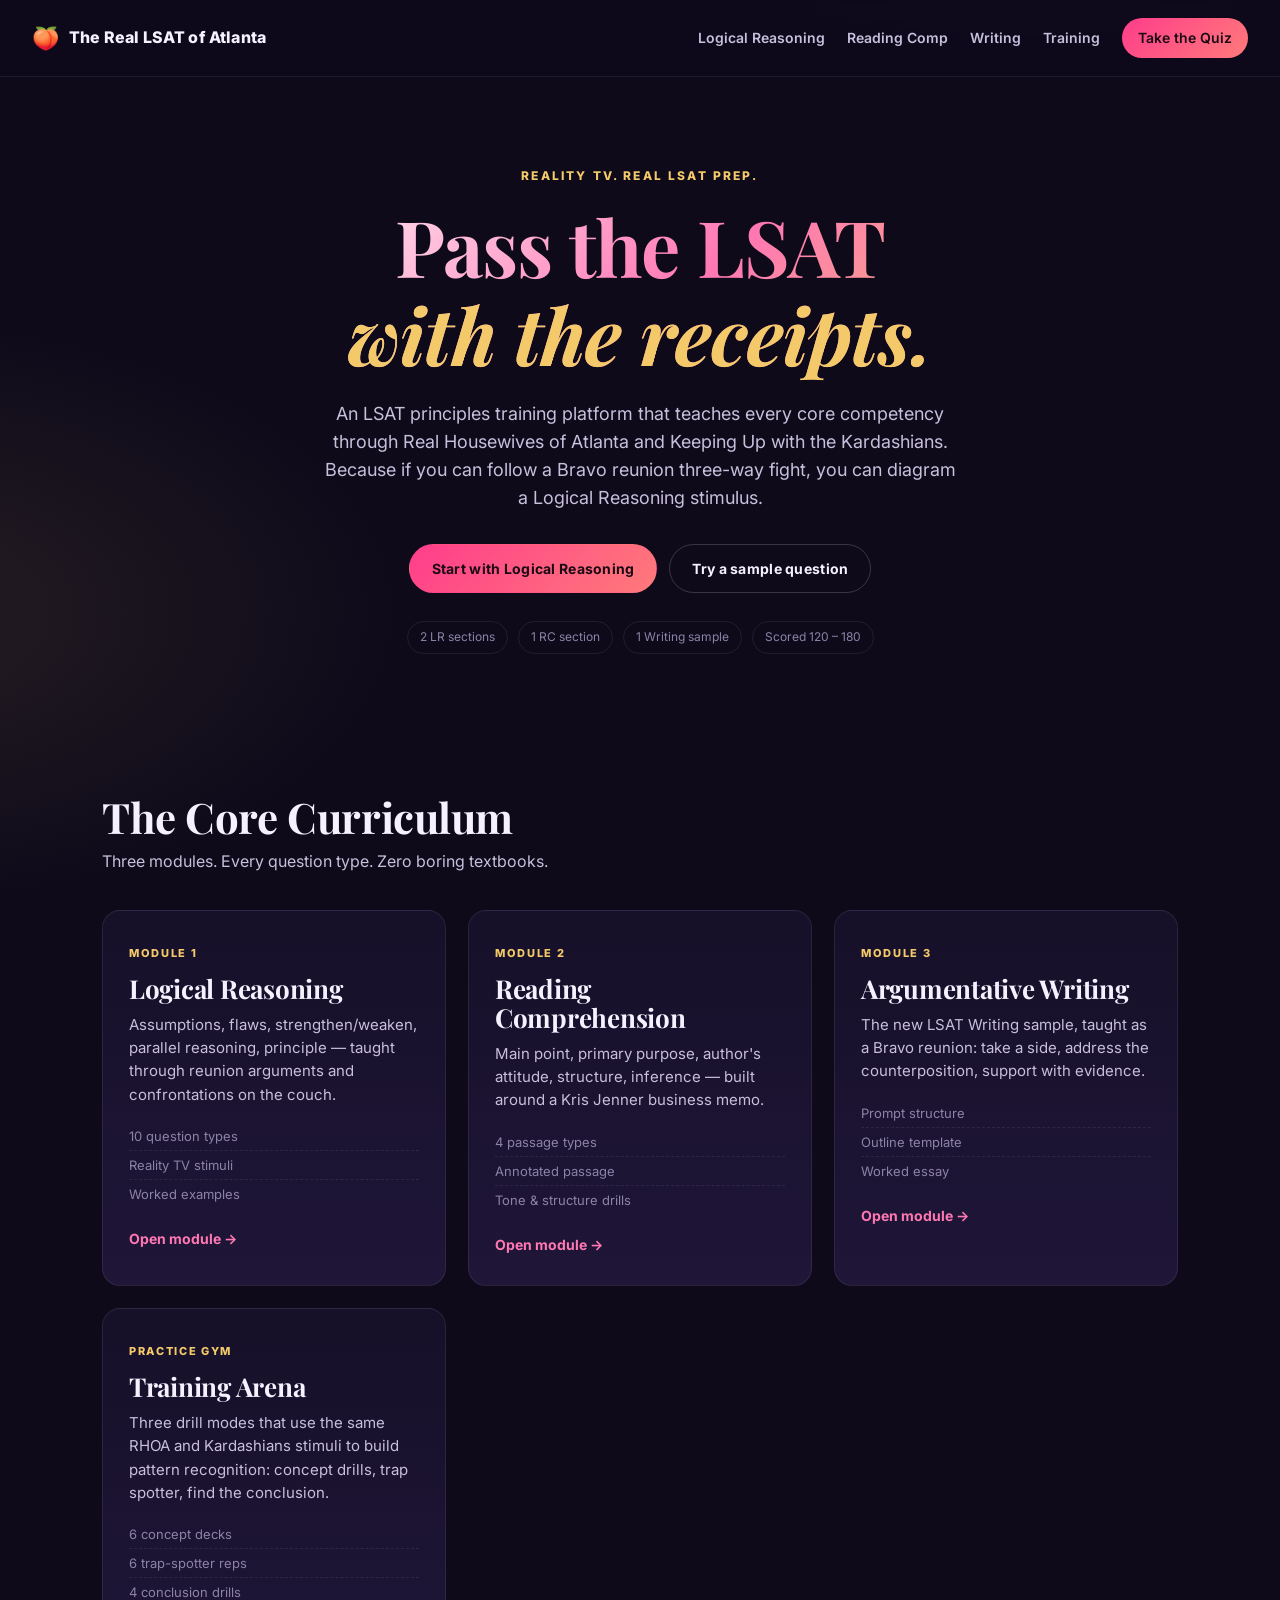
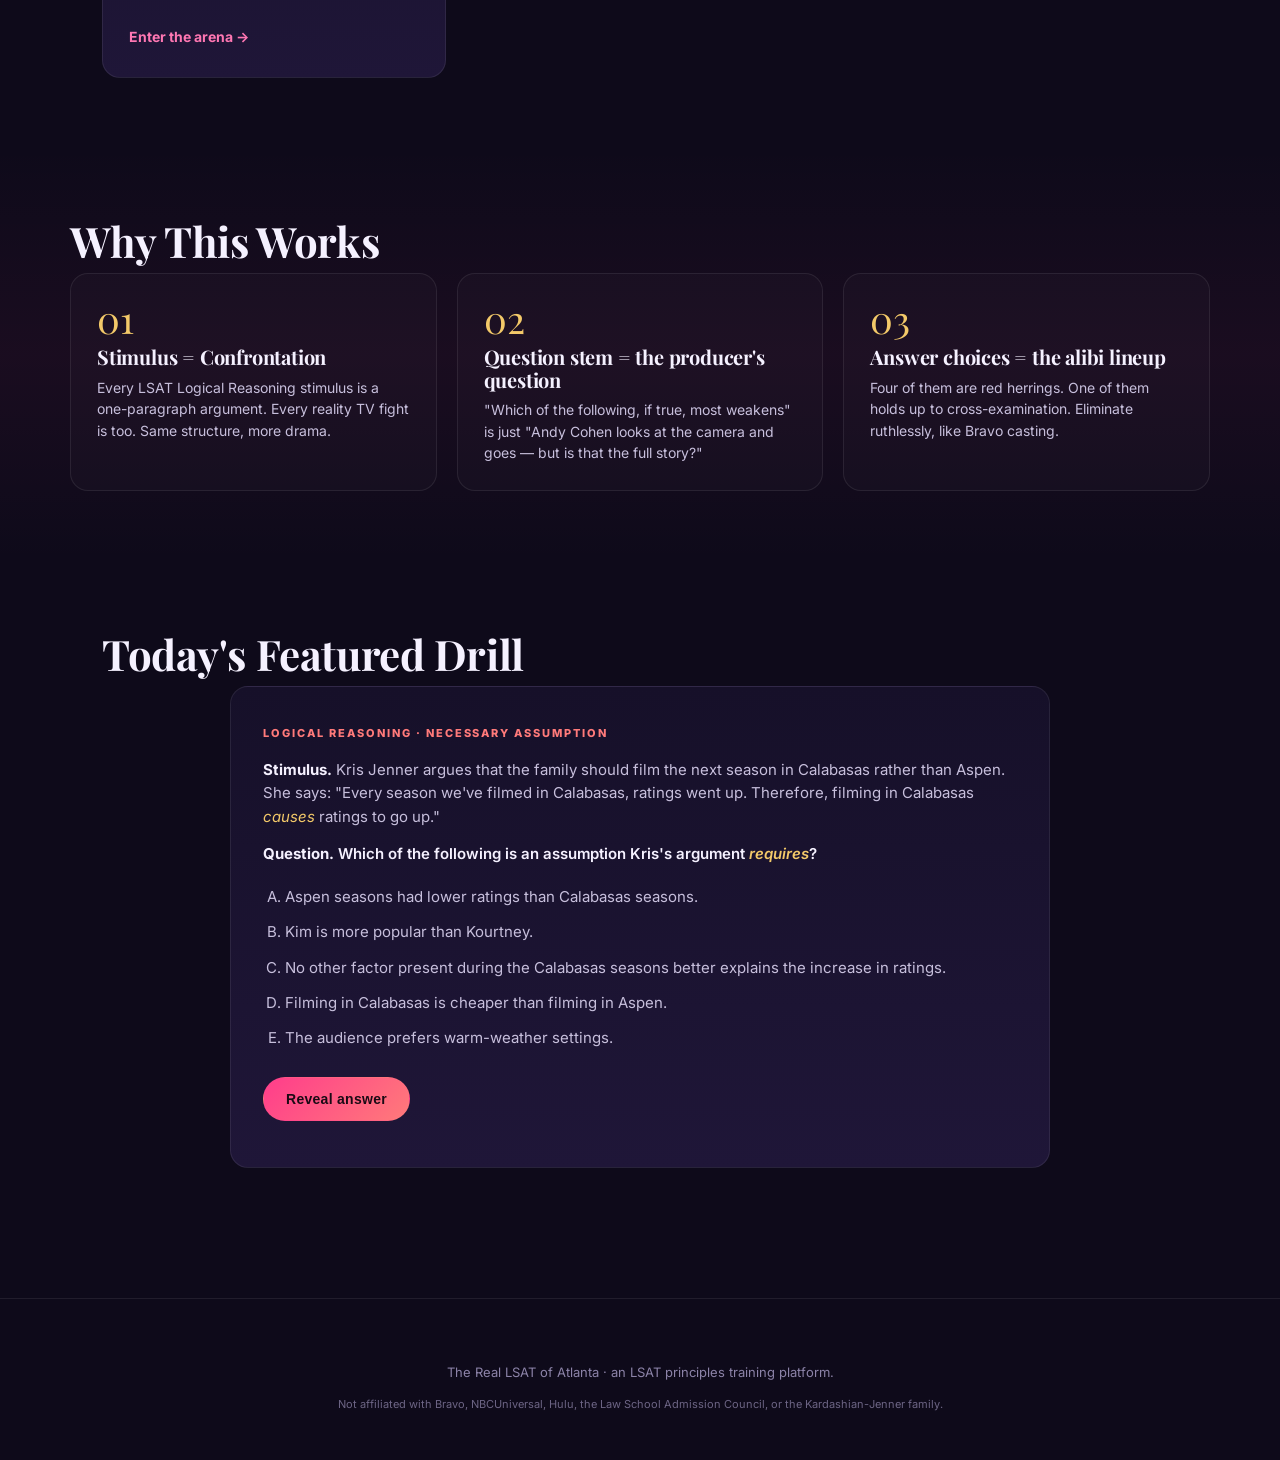
<file: index.html>
<!DOCTYPE html>
<html lang="en">
<head>
<meta charset="UTF-8" />
<meta name="viewport" content="width=device-width, initial-scale=1.0" />
<title>The Real LSAT of Atlanta — Reality TV LSAT Prep</title>
<link rel="stylesheet" href="assets/styles.css" />
<link rel="preconnect" href="https://fonts.googleapis.com" />
<link rel="preconnect" href="https://fonts.gstatic.com" crossorigin />
<link href="https://fonts.googleapis.com/css2?family=Playfair+Display:ital,wght@0,700;1,700&family=Inter:wght@400;600;800&display=swap" rel="stylesheet" />
</head>
<body class="home">

<header class="topbar">
  <a href="index.html" class="brand">
    <span class="peach">&#127825;</span>
    <span class="brand-text">The Real LSAT of Atlanta</span>
  </a>
  <nav class="topnav">
    <a href="lessons/logical-reasoning.html">Logical Reasoning</a>
    <a href="lessons/reading-comprehension.html">Reading Comp</a>
    <a href="lessons/argumentative-writing.html">Writing</a>
    <a href="training.html">Training</a>
    <a href="quiz.html" class="cta-link">Take the Quiz</a>
  </nav>
</header>

<section class="hero">
  <div class="hero-inner">
    <p class="kicker">Reality TV. Real LSAT prep.</p>
    <h1>Pass the LSAT<br/><em>with the receipts.</em></h1>
    <p class="lede">
      An LSAT principles training platform that teaches every core competency
      through Real Housewives of Atlanta and Keeping Up with the Kardashians.
      Because if you can follow a Bravo reunion three-way fight, you can
      diagram a Logical Reasoning stimulus.
    </p>
    <div class="hero-cta">
      <a class="btn primary" href="lessons/logical-reasoning.html">Start with Logical Reasoning</a>
      <a class="btn ghost" href="quiz.html">Try a sample question</a>
    </div>
    <div class="hero-badges">
      <span>2 LR sections</span>
      <span>1 RC section</span>
      <span>1 Writing sample</span>
      <span>Scored 120 &ndash; 180</span>
    </div>
  </div>
</section>

<section class="section">
  <h2 class="section-title">The Core Curriculum</h2>
  <p class="section-sub">Three modules. Every question type. Zero boring textbooks.</p>

  <div class="card-grid">

    <a class="card" href="lessons/logical-reasoning.html">
      <div class="card-tag">Module 1</div>
      <h3>Logical Reasoning</h3>
      <p>Assumptions, flaws, strengthen/weaken, parallel reasoning, principle &mdash; taught through reunion arguments and confrontations on the couch.</p>
      <ul class="mini-list">
        <li>10 question types</li>
        <li>Reality TV stimuli</li>
        <li>Worked examples</li>
      </ul>
      <span class="card-link">Open module &rarr;</span>
    </a>

    <a class="card" href="lessons/reading-comprehension.html">
      <div class="card-tag">Module 2</div>
      <h3>Reading Comprehension</h3>
      <p>Main point, primary purpose, author's attitude, structure, inference &mdash; built around a Kris Jenner business memo.</p>
      <ul class="mini-list">
        <li>4 passage types</li>
        <li>Annotated passage</li>
        <li>Tone &amp; structure drills</li>
      </ul>
      <span class="card-link">Open module &rarr;</span>
    </a>

    <a class="card" href="lessons/argumentative-writing.html">
      <div class="card-tag">Module 3</div>
      <h3>Argumentative Writing</h3>
      <p>The new LSAT Writing sample, taught as a Bravo reunion: take a side, address the counterposition, support with evidence.</p>
      <ul class="mini-list">
        <li>Prompt structure</li>
        <li>Outline template</li>
        <li>Worked essay</li>
      </ul>
      <span class="card-link">Open module &rarr;</span>
    </a>

    <a class="card" href="training.html">
      <div class="card-tag">Practice Gym</div>
      <h3>Training Arena</h3>
      <p>Three drill modes that use the same RHOA and Kardashians stimuli to build pattern recognition: concept drills, trap spotter, find the conclusion.</p>
      <ul class="mini-list">
        <li>6 concept decks</li>
        <li>6 trap-spotter reps</li>
        <li>4 conclusion drills</li>
      </ul>
      <span class="card-link">Enter the arena &rarr;</span>
    </a>

  </div>
</section>

<section class="section alt">
  <h2 class="section-title">Why This Works</h2>
  <div class="why-grid">
    <div class="why">
      <div class="why-num">01</div>
      <h4>Stimulus = Confrontation</h4>
      <p>Every LSAT Logical Reasoning stimulus is a one-paragraph argument. Every reality TV fight is too. Same structure, more drama.</p>
    </div>
    <div class="why">
      <div class="why-num">02</div>
      <h4>Question stem = the producer's question</h4>
      <p>"Which of the following, if true, most weakens" is just "Andy Cohen looks at the camera and goes &mdash; but is that the full story?"</p>
    </div>
    <div class="why">
      <div class="why-num">03</div>
      <h4>Answer choices = the alibi lineup</h4>
      <p>Four of them are red herrings. One of them holds up to cross-examination. Eliminate ruthlessly, like Bravo casting.</p>
    </div>
  </div>
</section>

<section class="section">
  <h2 class="section-title">Today's Featured Drill</h2>

  <div class="drill">
    <div class="drill-tag">Logical Reasoning &middot; Necessary Assumption</div>

    <p class="drill-stimulus">
      <strong>Stimulus.</strong> Kris Jenner argues that the family should
      film the next season in Calabasas rather than Aspen. She says: "Every
      season we've filmed in Calabasas, ratings went up. Therefore, filming
      in Calabasas <em>causes</em> ratings to go up."
    </p>

    <p class="drill-question">
      <strong>Question.</strong> Which of the following is an assumption
      Kris's argument <em>requires</em>?
    </p>

    <ol class="drill-choices" type="A">
      <li data-correct="false">Aspen seasons had lower ratings than Calabasas seasons.</li>
      <li data-correct="false">Kim is more popular than Kourtney.</li>
      <li data-correct="true">No other factor present during the Calabasas seasons better explains the increase in ratings.</li>
      <li data-correct="false">Filming in Calabasas is cheaper than filming in Aspen.</li>
      <li data-correct="false">The audience prefers warm-weather settings.</li>
    </ol>

    <button class="btn primary reveal-btn" data-target="drill-answer">Reveal answer</button>

    <div id="drill-answer" class="drill-answer hidden">
      <p><strong>Answer: C.</strong></p>
      <p>
        Kris is making a classic <em>correlation-to-causation</em> leap.
        For her argument to hold, she has to assume nothing else &mdash;
        a new cast member, a viral moment, a competing show ending &mdash;
        is the real driver behind the ratings bump. Choice C is the
        <strong>necessary</strong> assumption: negate it ("there <em>is</em>
        another factor that better explains the bump"), and the argument
        collapses. That's the negation test in action.
      </p>
    </div>
  </div>
</section>

<footer class="footer">
  <p>The Real LSAT of Atlanta &middot; an LSAT principles training platform.</p>
  <p class="footnote">Not affiliated with Bravo, NBCUniversal, Hulu, the Law School Admission Council, or the Kardashian-Jenner family.</p>
</footer>

<script src="assets/app.js"></script>
</body>
</html>
</file>
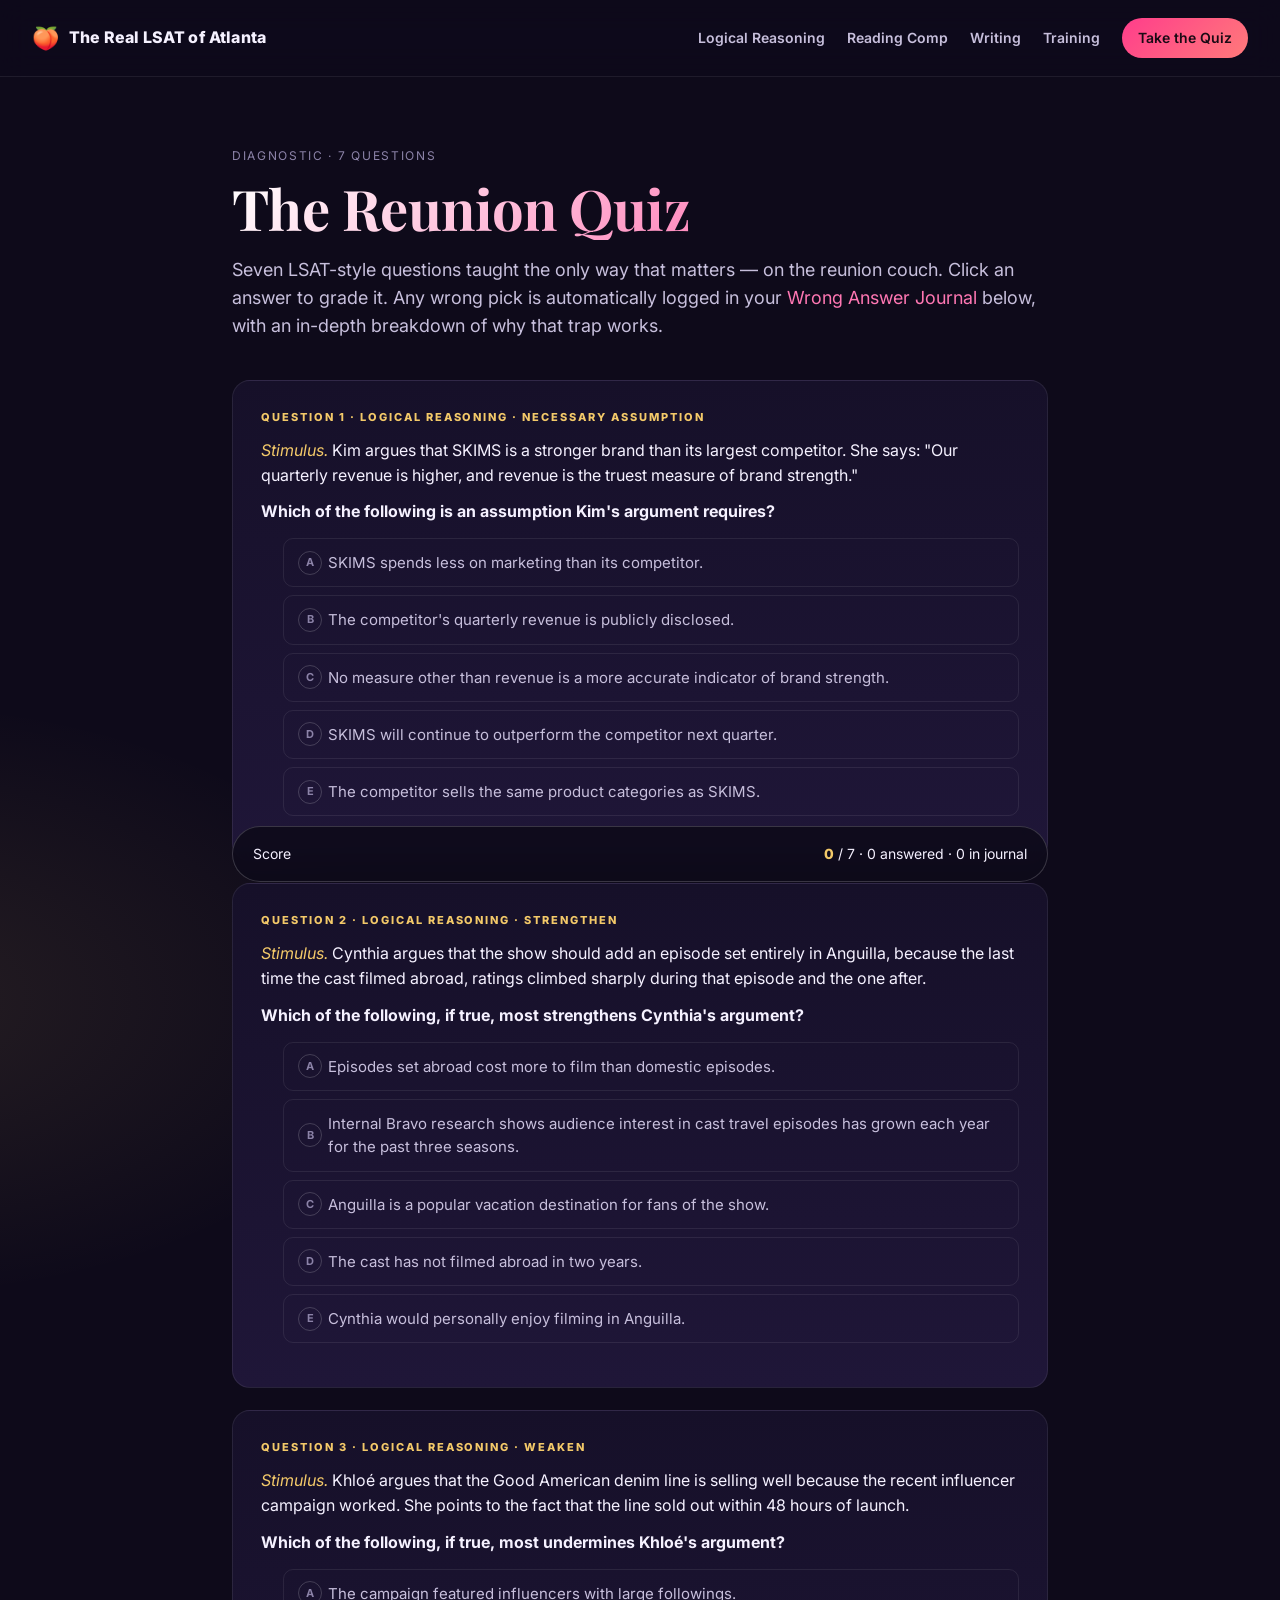
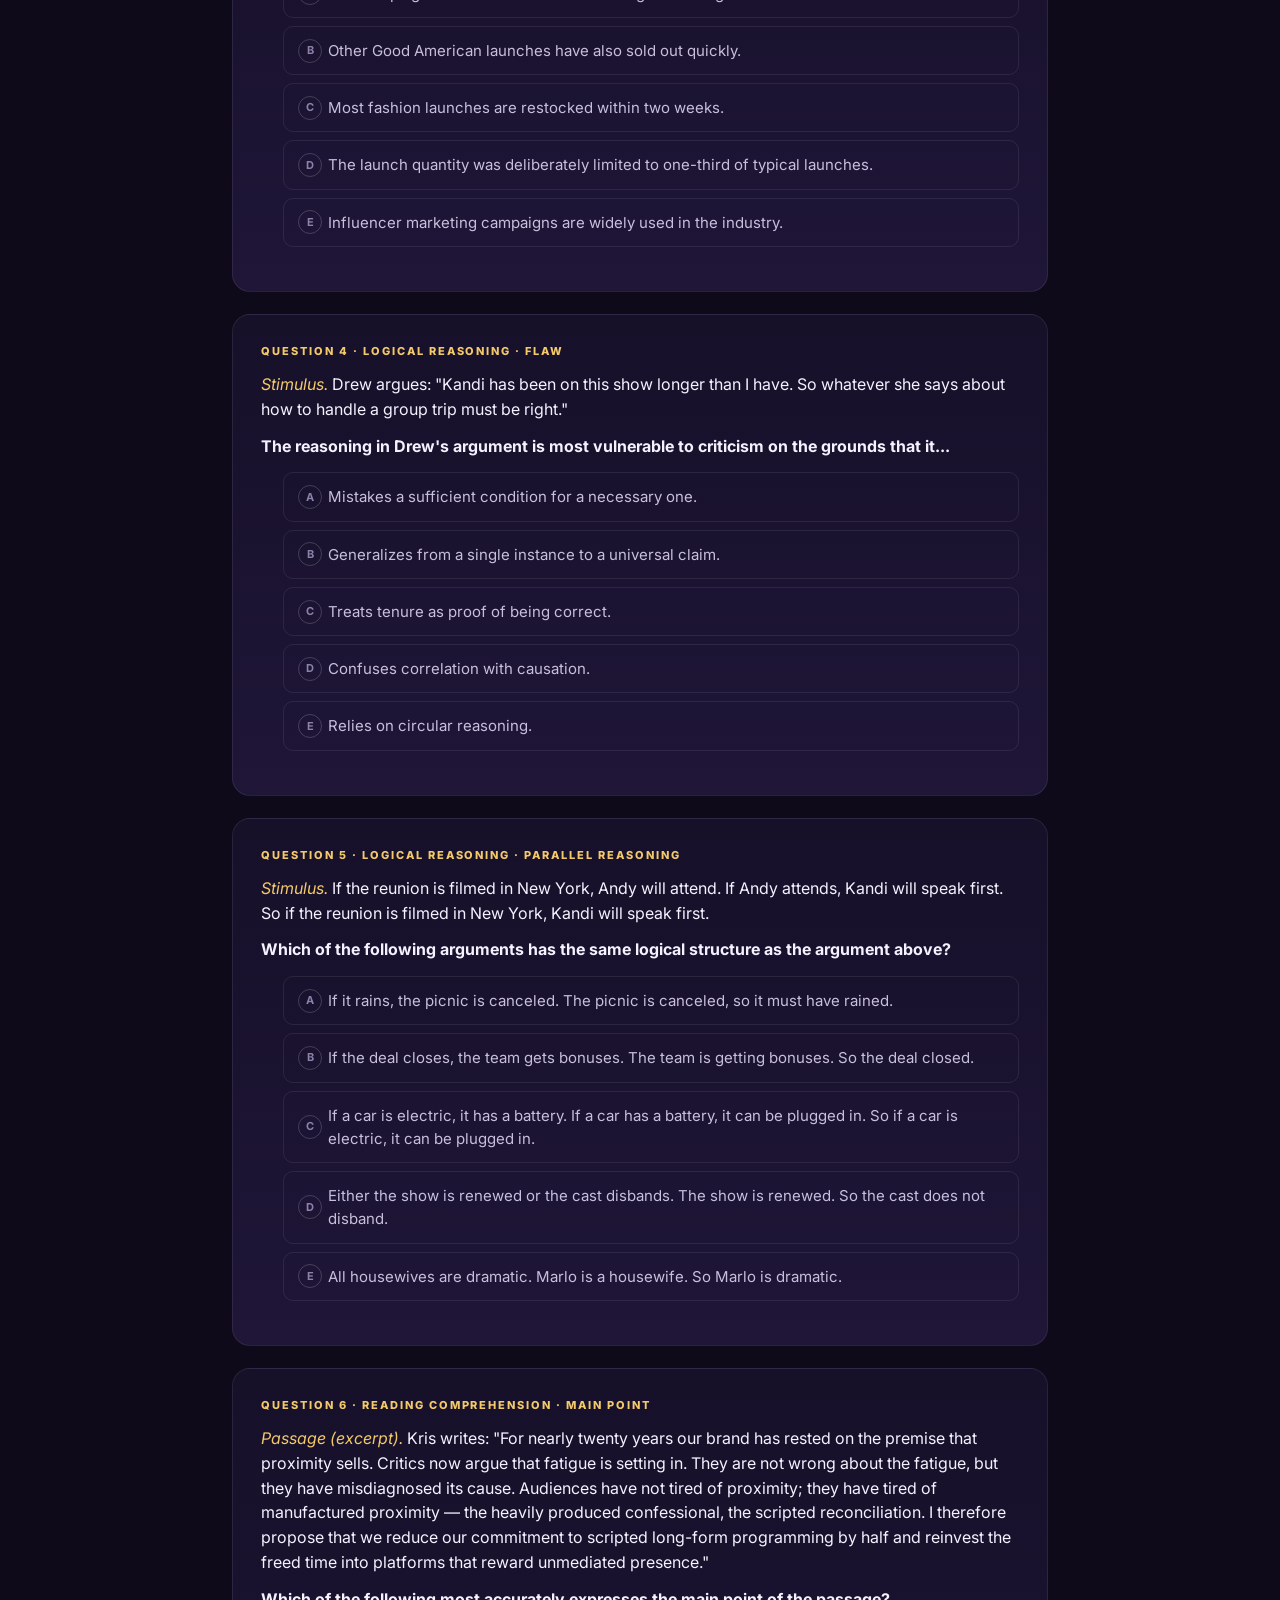
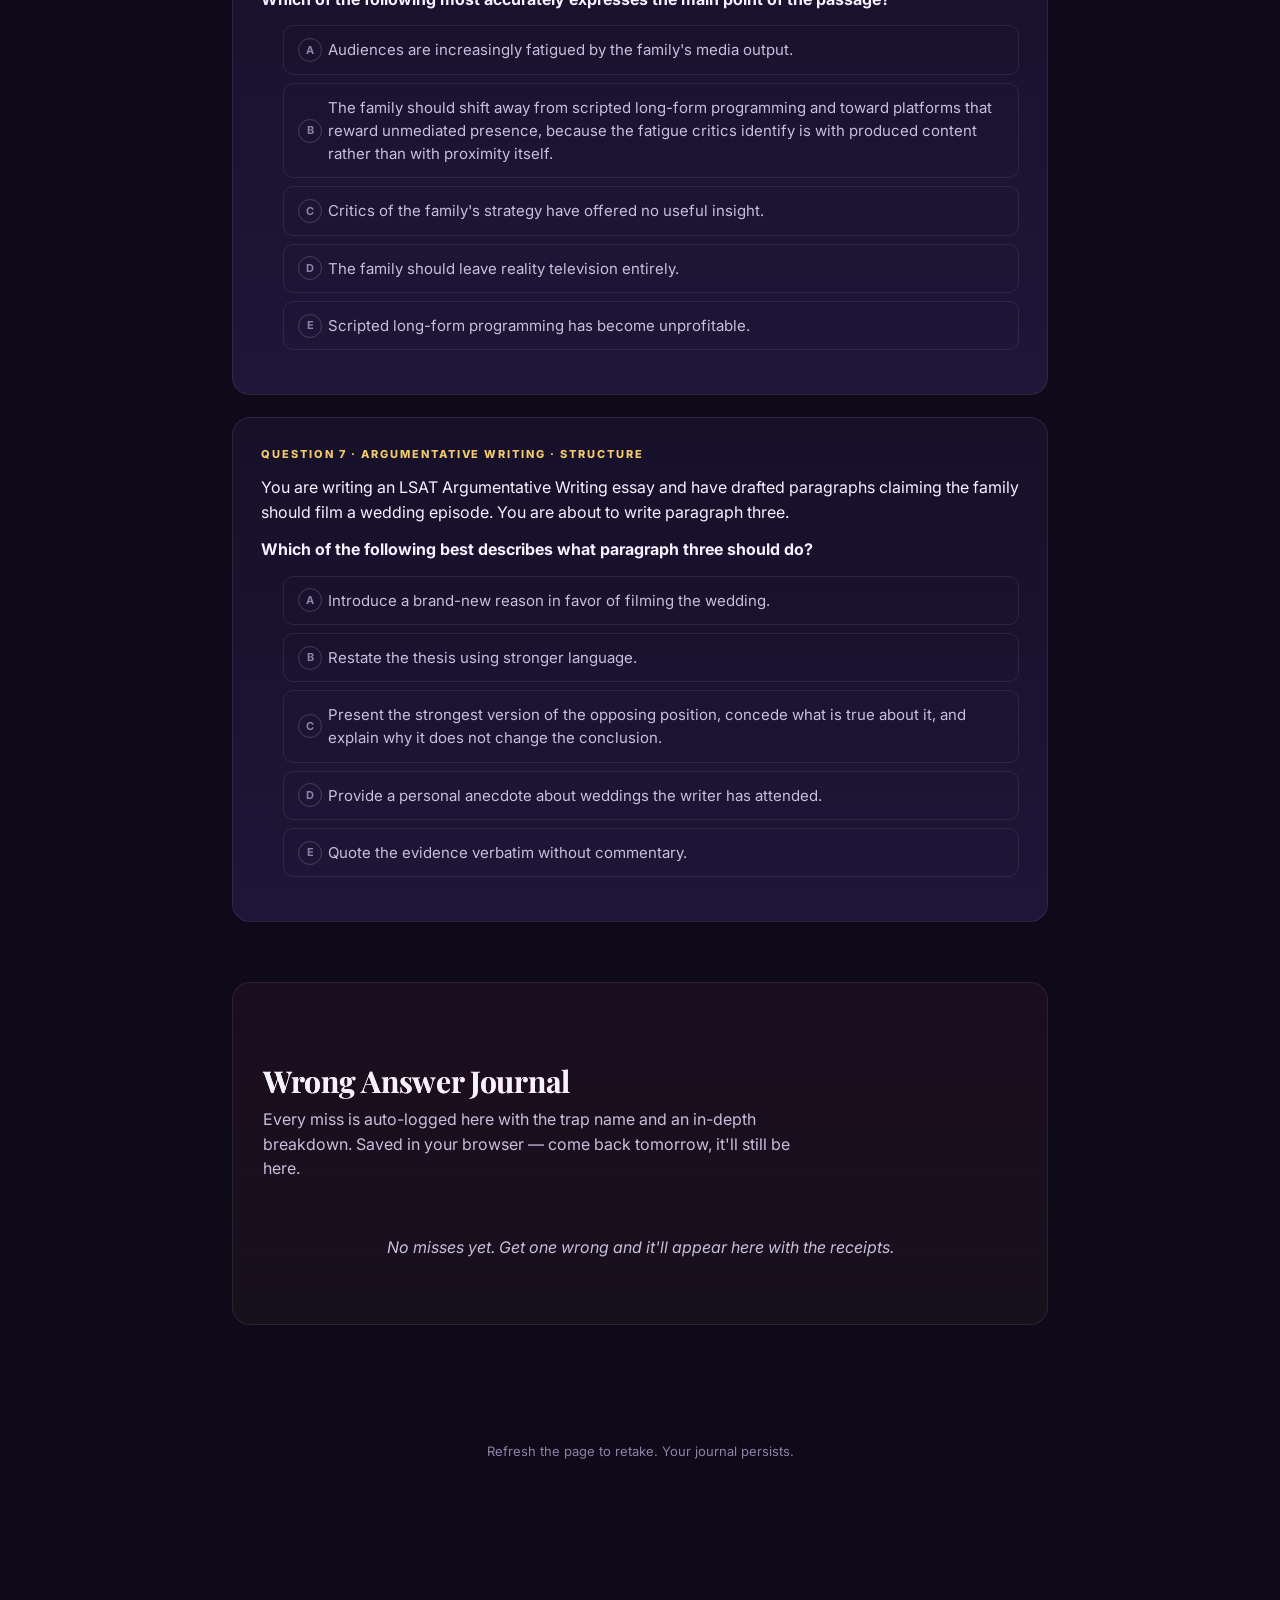
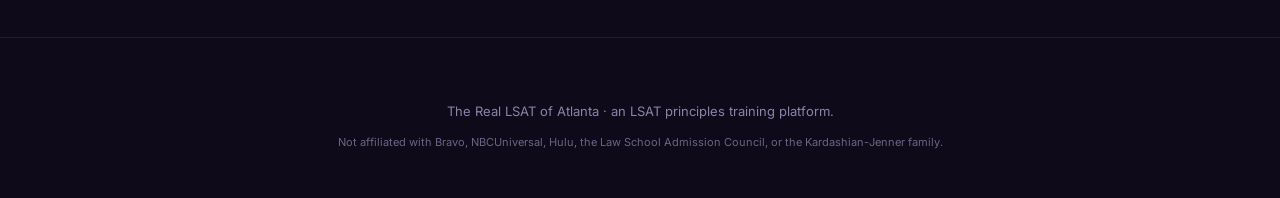
<file: quiz.html>
<!DOCTYPE html>
<html lang="en">
<head>
<meta charset="UTF-8" />
<meta name="viewport" content="width=device-width, initial-scale=1.0" />
<title>Reunion Quiz &mdash; The Real LSAT of Atlanta</title>
<link rel="stylesheet" href="assets/styles.css" />
<link rel="preconnect" href="https://fonts.googleapis.com" />
<link rel="preconnect" href="https://fonts.gstatic.com" crossorigin />
<link href="https://fonts.googleapis.com/css2?family=Playfair+Display:ital,wght@0,700;1,700&family=Inter:wght@400;600;800&display=swap" rel="stylesheet" />
</head>
<body>

<header class="topbar">
  <a href="index.html" class="brand">
    <span class="peach">&#127825;</span>
    <span class="brand-text">The Real LSAT of Atlanta</span>
  </a>
  <nav class="topnav">
    <a href="lessons/logical-reasoning.html">Logical Reasoning</a>
    <a href="lessons/reading-comprehension.html">Reading Comp</a>
    <a href="lessons/argumentative-writing.html">Writing</a>
    <a href="training.html">Training</a>
    <a href="quiz.html" class="cta-link">Take the Quiz</a>
  </nav>
</header>

<article class="lesson">

  <p class="crumb">Diagnostic &middot; 7 questions</p>
  <h1>The Reunion Quiz</h1>
  <p class="intro">
    Seven LSAT-style questions taught the only way that matters &mdash;
    on the reunion couch. Click an answer to grade it. Any wrong pick
    is automatically logged in your <a href="#journal">Wrong Answer
    Journal</a> below, with an in-depth breakdown of why that trap
    works.
  </p>

  <!-- Q1: Necessary Assumption -->
  <div class="quiz-q" data-qid="1" data-qtype="Logical Reasoning &middot; Necessary Assumption" data-correct="2">
    <div class="qnum">Question 1 &middot; Logical Reasoning &middot; Necessary Assumption</div>
    <p class="stem">
      <em>Stimulus.</em> Kim argues that SKIMS is a stronger brand than
      its largest competitor. She says: "Our quarterly revenue is
      higher, and revenue is the truest measure of brand strength."
    </p>
    <p class="qstem">Which of the following is an assumption Kim's argument requires?</p>
    <ol class="quiz-choices">
      <li data-trap="OUT OF SCOPE. Marketing spend has no bearing on whether revenue is the truest measure of brand strength. Run the negation test: 'SKIMS spends MORE on marketing than its competitor.' Kim's argument is completely untouched. If negating a choice leaves the argument standing, that choice is not a necessary assumption.">SKIMS spends less on marketing than its competitor.</li>
      <li data-trap="PREMISE BOOSTER about evidence, not logic. Kim has already asserted the revenue comparison; whether the underlying data is public is a question of HOW she knows, not whether her argument WORKS. The argument's validity does not depend on the disclosure status of competitor financials.">The competitor's quarterly revenue is publicly disclosed.</li>
      <li>No measure other than revenue is a more accurate indicator of brand strength.</li>
      <li data-trap="WRONG TIME FRAME. Kim's conclusion is about CURRENT brand strength, not future performance. Even if SKIMS collapses next quarter, the present-tense claim 'SKIMS is a stronger brand' can still follow from the present-tense premise about revenue. The argument does not need this prediction.">SKIMS will continue to outperform the competitor next quarter.</li>
      <li data-trap="STRONGEST DISTRACTOR &mdash; this is the one designed to bait you. Kim's premise is that revenue is the truest measure. Even if the two companies sell wildly different product categories, that premise treats revenue itself as the standard, so the comparison still goes through on her terms. The argument doesn't depend on product overlap; the correct answer (C) blocks the only escape: that some OTHER measure is more accurate.">The competitor sells the same product categories as SKIMS.</li>
    </ol>
    <div class="quiz-explain">
      <strong>Answer: C.</strong> Kim's premise is that <em>revenue is
      the truest measure of brand strength</em>. For that to support her
      conclusion, no <em>better</em> measure can exist. Negate C
      ("something else is a more accurate measure") and the argument
      collapses. That's the negation test working.
    </div>
  </div>

  <!-- Q2: Strengthen -->
  <div class="quiz-q" data-qid="2" data-qtype="Logical Reasoning &middot; Strengthen" data-correct="1">
    <div class="qnum">Question 2 &middot; Logical Reasoning &middot; Strengthen</div>
    <p class="stem">
      <em>Stimulus.</em> Cynthia argues that the show should add an
      episode set entirely in Anguilla, because the last time the cast
      filmed abroad, ratings climbed sharply during that episode and
      the one after.
    </p>
    <p class="qstem">Which of the following, if true, most strengthens Cynthia's argument?</p>
    <ol class="quiz-choices">
      <li data-trap="WRONG DIRECTION (weakener, not strengthener). Higher cost is a reason NOT to film abroad. Strengthen questions reward facts that make the recommendation more defensible; cost concerns push the other way. Always check which direction your answer pulls before locking it in.">Episodes set abroad cost more to film than domestic episodes.</li>
      <li>Internal Bravo research shows audience interest in cast travel episodes has grown each year for the past three seasons.</li>
      <li data-trap="WRONG SUBJECT. Cynthia's conclusion concerns ratings during the AIRED episode &mdash; not fans' personal vacation choices. Booking a flight to Anguilla and tuning into an episode set there are different behaviors. LSAT traps frequently swap one related-but-distinct subject for another.">Anguilla is a popular vacation destination for fans of the show.</li>
      <li data-trap="NEUTRAL FACT dressed up to look helpful. A two-year gap could cut either way &mdash; maybe audiences are eager for travel content again, or maybe they have moved on. The choice supplies no evidence about WHICH effect dominates, so it can't strengthen the argument.">The cast has not filmed abroad in two years.</li>
      <li data-trap="SPEAKER-PREFERENCE TRAP. Cynthia's PERSONAL enjoyment is irrelevant to a ratings-based recommendation. Strengthen answers must support the CONCLUSION on the terms the stimulus laid out (here, ratings); a fact about the speaker's tastes does no work for the audience-facing claim.">Cynthia would personally enjoy filming in Anguilla.</li>
    </ol>
    <div class="quiz-explain">
      <strong>Answer: B.</strong> A strengthener adds evidence that the
      pattern Cynthia observed will hold. (B) shows a sustained,
      independent trend toward travel episodes. (C) is about Anguilla
      specifically, but for <em>fans</em> &mdash; not viewers' on-air
      preferences. (E) is irrelevant to the audience-facing claim.
    </div>
  </div>

  <!-- Q3: Weaken -->
  <div class="quiz-q" data-qid="3" data-qtype="Logical Reasoning &middot; Weaken" data-correct="3">
    <div class="qnum">Question 3 &middot; Logical Reasoning &middot; Weaken</div>
    <p class="stem">
      <em>Stimulus.</em> Khloé argues that the Good American denim line
      is selling well because the recent influencer campaign worked.
      She points to the fact that the line sold out within 48 hours of
      launch.
    </p>
    <p class="qstem">Which of the following, if true, most undermines Khloé's argument?</p>
    <ol class="quiz-choices">
      <li data-trap="WRONG DIRECTION (strengthener). Large-following influencers are a reason to believe the campaign could move product &mdash; that supports Khloé's causal claim, it does not undermine it. On a weaken question, always confirm the answer pulls AGAINST the conclusion before selecting.">The campaign featured influencers with large followings.</li>
      <li data-trap="AMBIGUOUS &mdash; could go either way. If prior launches sold out, it might suggest the brand always sells out (which weakens the campaign-specific causation). But it could equally mean the brand reliably uses good campaigns. (D) is decisive because it identifies a CONCRETE ALTERNATE CAUSE for THIS sellout. Decisive beats ambiguous on weaken questions.">Other Good American launches have also sold out quickly.</li>
      <li data-trap="DOWNSTREAM and IRRELEVANT. Restocking happens AFTER selling out; it tells you nothing about WHY the line sold out in the first place. Khloé's causal chain (campaign &rarr; sellout) is the target &mdash; restocking timing doesn't touch it.">Most fashion launches are restocked within two weeks.</li>
      <li>The launch quantity was deliberately limited to one-third of typical launches.</li>
      <li data-trap="BACKGROUND FACT. Industry-wide adoption of a tactic doesn't tell you whether THIS particular campaign worked. 'Everyone does X' is not evidence about a specific instance of X. The causal chain in Khloé's argument is untouched.">Influencer marketing campaigns are widely used in the industry.</li>
    </ol>
    <div class="quiz-explain">
      <strong>Answer: D.</strong> Khloé draws a causal line from
      campaign &rarr; sellout. (D) supplies an <em>alternate
      explanation</em>: the line sold out because supply was a third of
      the usual. The campaign isn't being attacked directly &mdash; the
      causal link is being severed from underneath. Classic weakener
      move.
    </div>
  </div>

  <!-- Q4: Flaw -->
  <div class="quiz-q" data-qid="4" data-qtype="Logical Reasoning &middot; Flaw" data-correct="2">
    <div class="qnum">Question 4 &middot; Logical Reasoning &middot; Flaw</div>
    <p class="stem">
      <em>Stimulus.</em> Drew argues: "Kandi has been on this show
      longer than I have. So whatever she says about how to handle a
      group trip must be right."
    </p>
    <p class="qstem">The reasoning in Drew's argument is most vulnerable to criticism on the grounds that it...</p>
    <ol class="quiz-choices">
      <li data-trap="REAL FLAW, WRONG FIT. Sufficient-vs-necessary errors live in conditional logic ('if A then B' confused with 'only if A, B'). Drew's argument is an authority appeal &mdash; no conditional structure is in play. On flaw questions, name the move FIRST, then match. Don't pick a famous flaw label just because it sounds smart.">Mistakes a sufficient condition for a necessary one.</li>
      <li data-trap="REAL FLAW, WRONG FIT. Hasty generalization requires extrapolating from a sample (e.g., 'one housewife was late, so all are unreliable'). Drew isn't generalizing across data points; she's deferring to one authority on a judgment call. Different flaw family entirely.">Generalizes from a single instance to a universal claim.</li>
      <li>Treats tenure as proof of being correct.</li>
      <li data-trap="REAL FLAW, WRONG FIT. Correlation-causation flaws require a CAUSAL claim ('X caused Y because they happen together'). Drew is making a JUDGMENT claim ('Kandi must be right because of her tenure'). No causal arrow is involved. This is the most popular trap on flaw questions &mdash; correlation/causation is so memorable students reach for it reflexively.">Confuses correlation with causation.</li>
      <li data-trap="REAL FLAW, WRONG FIT. Circular reasoning means the conclusion appears among the premises ('the show is great because it's great'). Drew's premise (Kandi has been on the show longer) and conclusion (Kandi must be right) are DISTINCT propositions, so the argument isn't circular &mdash; it's an authority appeal.">Relies on circular reasoning.</li>
    </ol>
    <div class="quiz-explain">
      <strong>Answer: C.</strong> Drew is committing an
      <em>appeal-to-authority</em> flaw &mdash; using Kandi's seniority
      as evidence that her view is correct on a matter where seniority
      doesn't confer expertise. (A), (B), (D), and (E) are real flaw
      types but don't describe this argument. On flaw questions, name
      the move first, then find the answer that describes <em>that
      move</em>.
    </div>
  </div>

  <!-- Q5: Parallel Reasoning -->
  <div class="quiz-q" data-qid="5" data-qtype="Logical Reasoning &middot; Parallel Reasoning" data-correct="2">
    <div class="qnum">Question 5 &middot; Logical Reasoning &middot; Parallel Reasoning</div>
    <p class="stem">
      <em>Stimulus.</em> If the reunion is filmed in New York, Andy
      will attend. If Andy attends, Kandi will speak first. So if the
      reunion is filmed in New York, Kandi will speak first.
    </p>
    <p class="qstem">Which of the following arguments has the same logical structure as the argument above?</p>
    <ol class="quiz-choices">
      <li data-trap="AFFIRMING THE CONSEQUENT &mdash; an INVALID structure. The stimulus is a VALID hypothetical syllogism (A&rarr;B, B&rarr;C, so A&rarr;C). Parallel-reasoning answers must match the validity status. Valid pairs with valid; invalid with invalid. Picking an invalid argument to match a valid one is a sure miss.">If it rains, the picnic is canceled. The picnic is canceled, so it must have rained.</li>
      <li data-trap="AFFIRMING THE CONSEQUENT (again). Bonus' &rarr; deal closed' reverses the implication. Same invalid structure as choice A. Parallel-reasoning traps often cluster two answers with the same wrong fallacy to make sure you can tell modus ponens from its reversal.">If the deal closes, the team gets bonuses. The team is getting bonuses. So the deal closed.</li>
      <li>If a car is electric, it has a battery. If a car has a battery, it can be plugged in. So if a car is electric, it can be plugged in.</li>
      <li data-trap="DISJUNCTIVE SYLLOGISM. 'Either P or Q; P; therefore not Q' is a different valid form. The stimulus is a chain of conditionals, not an exclusive-or elimination. Same validity, different SHAPE &mdash; and shape is what parallel reasoning measures.">Either the show is renewed or the cast disbands. The show is renewed. So the cast does not disband.</li>
      <li data-trap="CATEGORICAL SYLLOGISM (universal &rarr; instance). 'All M are D; X is M; so X is D' is valid but structurally different &mdash; it goes from a class to a member, not from one conditional to another. Don't confuse 'all/some' logic with 'if/then' logic.">All housewives are dramatic. Marlo is a housewife. So Marlo is dramatic.</li>
    </ol>
    <div class="quiz-explain">
      <strong>Answer: C.</strong> The stimulus is a
      <em>hypothetical syllogism</em>: A&rarr;B, B&rarr;C, therefore
      A&rarr;C. Only (C) has that exact structure. (A) and (B) are
      affirming-the-consequent fallacies. (D) is a disjunctive
      syllogism. (E) is categorical (universal &rarr; instance). Match
      shape, not subject matter.
    </div>
  </div>

  <!-- Q6: Reading Comp - Main Point -->
  <div class="quiz-q" data-qid="6" data-qtype="Reading Comprehension &middot; Main Point" data-correct="1">
    <div class="qnum">Question 6 &middot; Reading Comprehension &middot; Main Point</div>
    <p class="stem">
      <em>Passage (excerpt).</em> Kris writes: "For nearly twenty years
      our brand has rested on the premise that proximity sells.
      Critics now argue that fatigue is setting in. They are not
      wrong about the fatigue, but they have misdiagnosed its cause.
      Audiences have not tired of proximity; they have tired of
      manufactured proximity &mdash; the heavily produced confessional,
      the scripted reconciliation. I therefore propose that we reduce
      our commitment to scripted long-form programming by half and
      reinvest the freed time into platforms that reward unmediated
      presence."
    </p>
    <p class="qstem">Which of the following most accurately expresses the main point of the passage?</p>
    <ol class="quiz-choices">
      <li data-trap="PREMISE DRESSED AS CONCLUSION. Fatigue is something the author CONCEDES on the way to her real point (a programming shift). Main point traps love to surface a premise so you'll mistake it for the thesis. Ask: is this what the author is trying to PROVE, or is it support FOR what she's trying to prove?">Audiences are increasingly fatigued by the family's media output.</li>
      <li>The family should shift away from scripted long-form programming and toward platforms that reward unmediated presence, because the fatigue critics identify is with produced content rather than with proximity itself.</li>
      <li data-trap="MISSTATES THE AUTHOR'S VIEW. She explicitly says critics are 'not wrong about the fatigue.' That is partial agreement, not blanket dismissal. Watch for tone words ('not wrong, but...') &mdash; they flag hedged positions that extreme answers misrepresent.">Critics of the family's strategy have offered no useful insight.</li>
      <li data-trap="OVERREACH. The author is RECOMMITTING to the camera (just on different platforms), not retreating from reality television. RC main-point traps frequently exaggerate the author's prescription &mdash; turning a 'reduce by half' into a 'leave entirely.'">The family should leave reality television entirely.</li>
      <li data-trap="OUTSIDE INFORMATION. The passage discusses viewer fatigue and engagement, not profitability. Importing economic concepts the passage didn't raise is a classic RC trap &mdash; the answer must be supported by the FOUR CORNERS of the text.">Scripted long-form programming has become unprofitable.</li>
    </ol>
    <div class="quiz-explain">
      <strong>Answer: B.</strong> The main point must cover the whole
      passage and reflect the <em>author's</em> conclusion. (A) is a
      premise. (C) misstates the author's view &mdash; she concedes
      critics are partly right. (D) overreaches; she's recommitting to
      camera, just differently. (E) imports a claim the passage
      doesn't make. Only (B) ties the diagnosis to the prescription.
    </div>
  </div>

  <!-- Q7: Writing -->
  <div class="quiz-q" data-qid="7" data-qtype="Argumentative Writing &middot; Structure" data-correct="2">
    <div class="qnum">Question 7 &middot; Argumentative Writing &middot; Structure</div>
    <p class="stem">
      You are writing an LSAT Argumentative Writing essay and have
      drafted paragraphs claiming the family should film a wedding
      episode. You are about to write paragraph three.
    </p>
    <p class="qstem">Which of the following best describes what paragraph three should do?</p>
    <ol class="quiz-choices">
      <li data-trap="WRONG LOCATION. New affirmative reasons belong in paragraphs 1 and 2. The third paragraph's job is to engage the OPPOSING side &mdash; adding a fresh pro-argument here means you never address the counterposition, which is the single biggest factor separating mid-rated essays from top-rated ones.">Introduce a brand-new reason in favor of filming the wedding.</li>
      <li data-trap="WRONG PARAGRAPH. Restating the thesis is the CLOSING paragraph's job. Doing it in paragraph three skips the counterposition entirely and produces a redundant essay. Scorers reward structural discipline; don't reuse the closer's move in the middle.">Restate the thesis using stronger language.</li>
      <li>Present the strongest version of the opposing position, concede what is true about it, and explain why it does not change the conclusion.</li>
      <li data-trap="EXPLICITLY PENALIZED. Personal anecdotes substitute the writer's experience for the EVIDENCE PROVIDED in the prompt. Argumentative Writing scoring rubrics flag this as a defect &mdash; you must engage the supplied evidence, not your own.">Provide a personal anecdote about weddings the writer has attended.</li>
      <li data-trap="EVIDENCE WITHOUT REASONING. Quoting verbatim without commentary leaves the connection between evidence and claim unmade. The reader has to do the work the essay was supposed to do. Scorers want to see HOW the evidence supports the position &mdash; the quote is the raw material, not the argument.">Quote the evidence verbatim without commentary.</li>
    </ol>
    <div class="quiz-explain">
      <strong>Answer: C.</strong> The counterposition paragraph is what
      separates a top-rated essay from a middling one. State the
      opposition fairly, concede what's true, and explain why your
      position still wins. (A) belongs earlier, (B) belongs in the
      closer, (D) is what the scorers explicitly downgrade, and (E)
      misuses the evidence &mdash; you must explain its significance,
      not just quote it.
    </div>
  </div>

  <!-- Wrong Answer Journal -->
  <section id="journal" class="journal">
    <div class="journal-head">
      <div>
        <h2 class="journal-title">Wrong Answer Journal</h2>
        <p class="journal-sub">
          Every miss is auto-logged here with the trap name and an
          in-depth breakdown. Saved in your browser &mdash; come back
          tomorrow, it'll still be here.
        </p>
      </div>
      <button id="journal-clear" class="btn ghost journal-clear hidden" type="button">Clear journal</button>
    </div>
    <div id="journal-entries" class="journal-entries">
      <p class="journal-empty">No misses yet. Get one wrong and it'll appear here with the receipts.</p>
    </div>
  </section>

  <div class="quiz-score">
    <span>Score</span>
    <span><span class="score-num" id="score-correct">0</span> / <span id="score-total">7</span> &middot; <span id="score-answered">0</span> answered &middot; <span id="score-journal">0</span> in journal</span>
  </div>

  <p style="margin-top: 30px; text-align: center; color: var(--ink-mute); font-size: 13px;">
    Refresh the page to retake. Your journal persists.
  </p>

</article>

<footer class="footer">
  <p>The Real LSAT of Atlanta &middot; an LSAT principles training platform.</p>
  <p class="footnote">Not affiliated with Bravo, NBCUniversal, Hulu, the Law School Admission Council, or the Kardashian-Jenner family.</p>
</footer>

<script src="assets/app.js"></script>
</body>
</html>
</file>
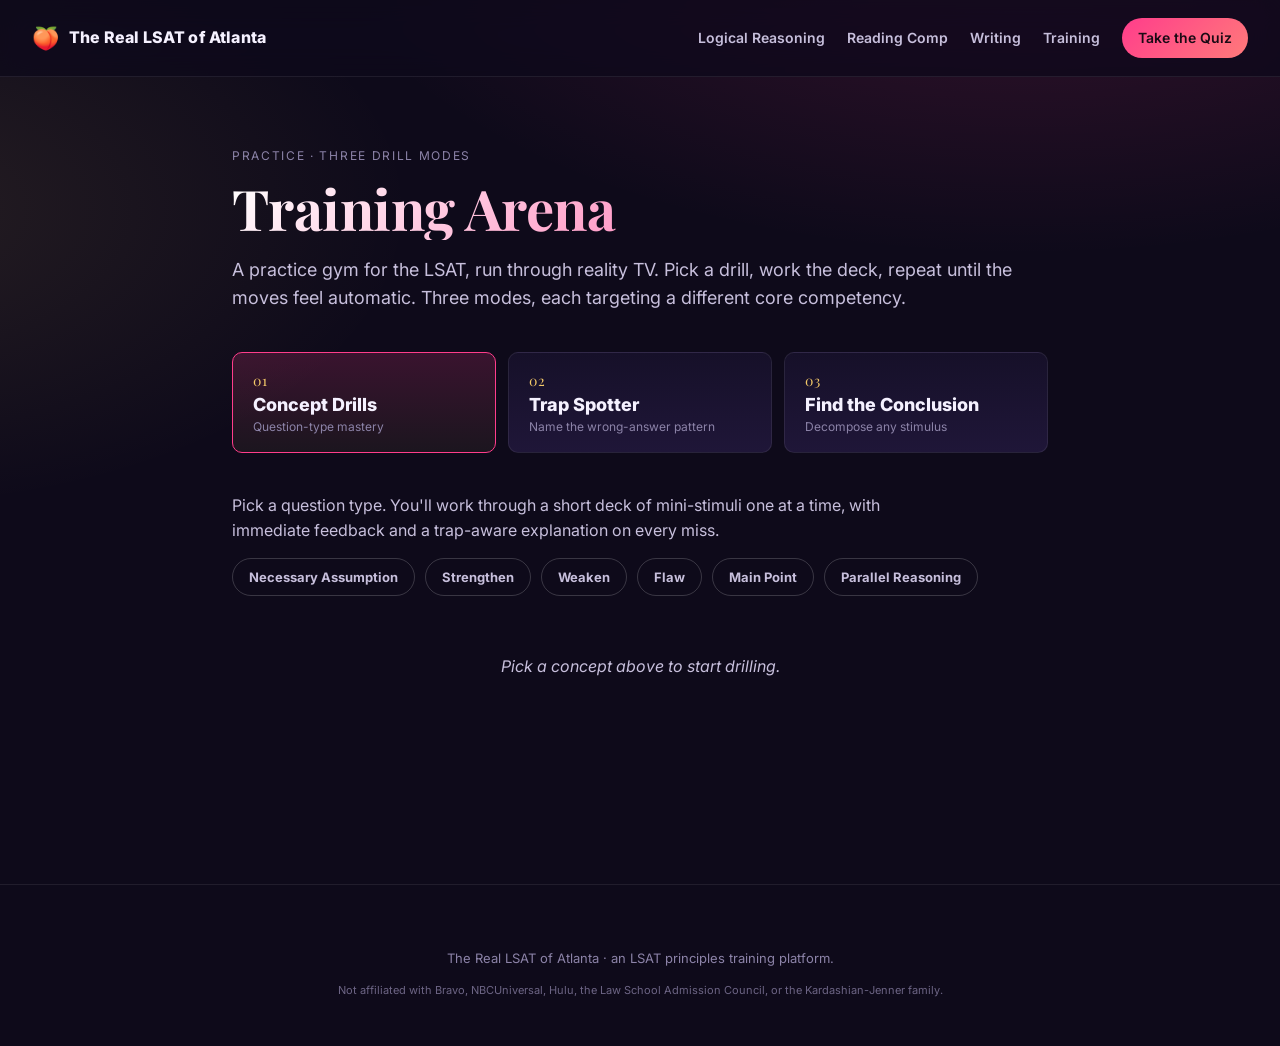
<file: training.html>
<!DOCTYPE html>
<html lang="en">
<head>
<meta charset="UTF-8" />
<meta name="viewport" content="width=device-width, initial-scale=1.0" />
<title>Training Arena &mdash; The Real LSAT of Atlanta</title>
<link rel="stylesheet" href="assets/styles.css" />
<link rel="preconnect" href="https://fonts.googleapis.com" />
<link rel="preconnect" href="https://fonts.gstatic.com" crossorigin />
<link href="https://fonts.googleapis.com/css2?family=Playfair+Display:ital,wght@0,700;1,700&family=Inter:wght@400;600;800&display=swap" rel="stylesheet" />
</head>
<body>

<header class="topbar">
  <a href="index.html" class="brand">
    <span class="peach">&#127825;</span>
    <span class="brand-text">The Real LSAT of Atlanta</span>
  </a>
  <nav class="topnav">
    <a href="lessons/logical-reasoning.html">Logical Reasoning</a>
    <a href="lessons/reading-comprehension.html">Reading Comp</a>
    <a href="lessons/argumentative-writing.html">Writing</a>
    <a href="training.html">Training</a>
    <a href="quiz.html" class="cta-link">Take the Quiz</a>
  </nav>
</header>

<article class="lesson">

  <p class="crumb">Practice &middot; Three Drill Modes</p>
  <h1>Training Arena</h1>
  <p class="intro">
    A practice gym for the LSAT, run through reality TV. Pick a drill,
    work the deck, repeat until the moves feel automatic. Three modes,
    each targeting a different core competency.
  </p>

  <div class="training-tabs" role="tablist">
    <button class="training-tab is-active" data-mode="concept" role="tab" aria-selected="true">
      <span class="tab-num">01</span>
      <span class="tab-label">Concept Drills</span>
      <span class="tab-sub">Question-type mastery</span>
    </button>
    <button class="training-tab" data-mode="trap" role="tab" aria-selected="false">
      <span class="tab-num">02</span>
      <span class="tab-label">Trap Spotter</span>
      <span class="tab-sub">Name the wrong-answer pattern</span>
    </button>
    <button class="training-tab" data-mode="conclusion" role="tab" aria-selected="false">
      <span class="tab-num">03</span>
      <span class="tab-label">Find the Conclusion</span>
      <span class="tab-sub">Decompose any stimulus</span>
    </button>
  </div>

  <!-- ============ Mode 1: Concept Drills ============ -->
  <section class="training-panel" data-panel="concept">
    <p class="panel-intro">
      Pick a question type. You'll work through a short deck of mini-stimuli
      one at a time, with immediate feedback and a trap-aware
      explanation on every miss.
    </p>

    <div class="concept-chips" id="concept-chips">
      <!-- chips populated by training.js -->
    </div>

    <div id="concept-drill-area" class="drill-area">
      <p class="drill-empty">Pick a concept above to start drilling.</p>
    </div>
  </section>

  <!-- ============ Mode 2: Trap Spotter ============ -->
  <section class="training-panel hidden" data-panel="trap">
    <p class="panel-intro">
      Fastest way to internalize wrong-answer patterns. You'll see a
      stimulus and <em>one</em> wrong answer. Name the trap from the
      labels below. Speed reps build the reflex.
    </p>

    <div id="trap-drill-area" class="drill-area">
      <!-- populated by training.js -->
    </div>
  </section>

  <!-- ============ Mode 3: Find the Conclusion ============ -->
  <section class="training-panel hidden" data-panel="conclusion">
    <p class="panel-intro">
      The single most important skill on the entire LSAT: find the
      conclusion. Read the stimulus, then click the sentence the
      speaker is trying to <em>prove</em> &mdash; not a premise, not a
      background fact, not a counter-claim. The conclusion.
    </p>

    <div id="conclusion-drill-area" class="drill-area">
      <!-- populated by training.js -->
    </div>
  </section>

</article>

<footer class="footer">
  <p>The Real LSAT of Atlanta &middot; an LSAT principles training platform.</p>
  <p class="footnote">Not affiliated with Bravo, NBCUniversal, Hulu, the Law School Admission Council, or the Kardashian-Jenner family.</p>
</footer>

<script src="assets/app.js"></script>
<script src="assets/training.js"></script>
</body>
</html>
</file>
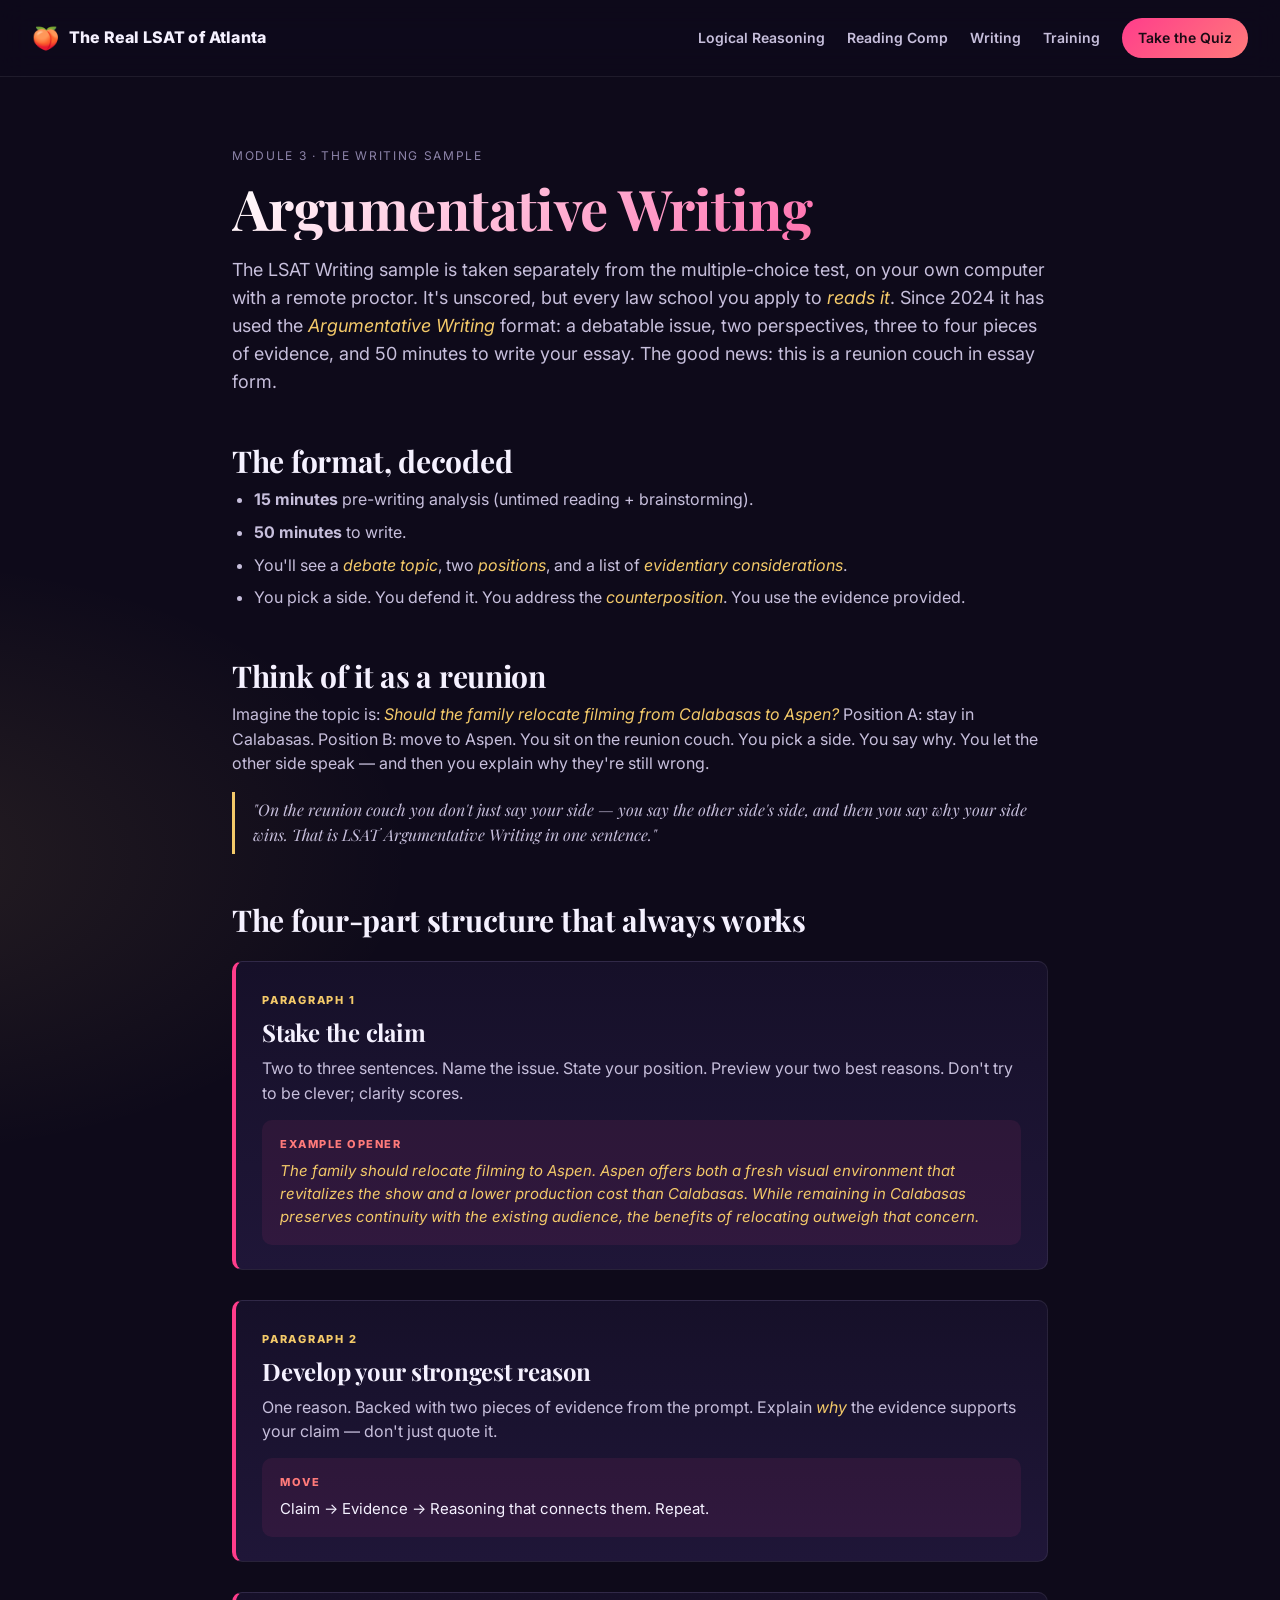
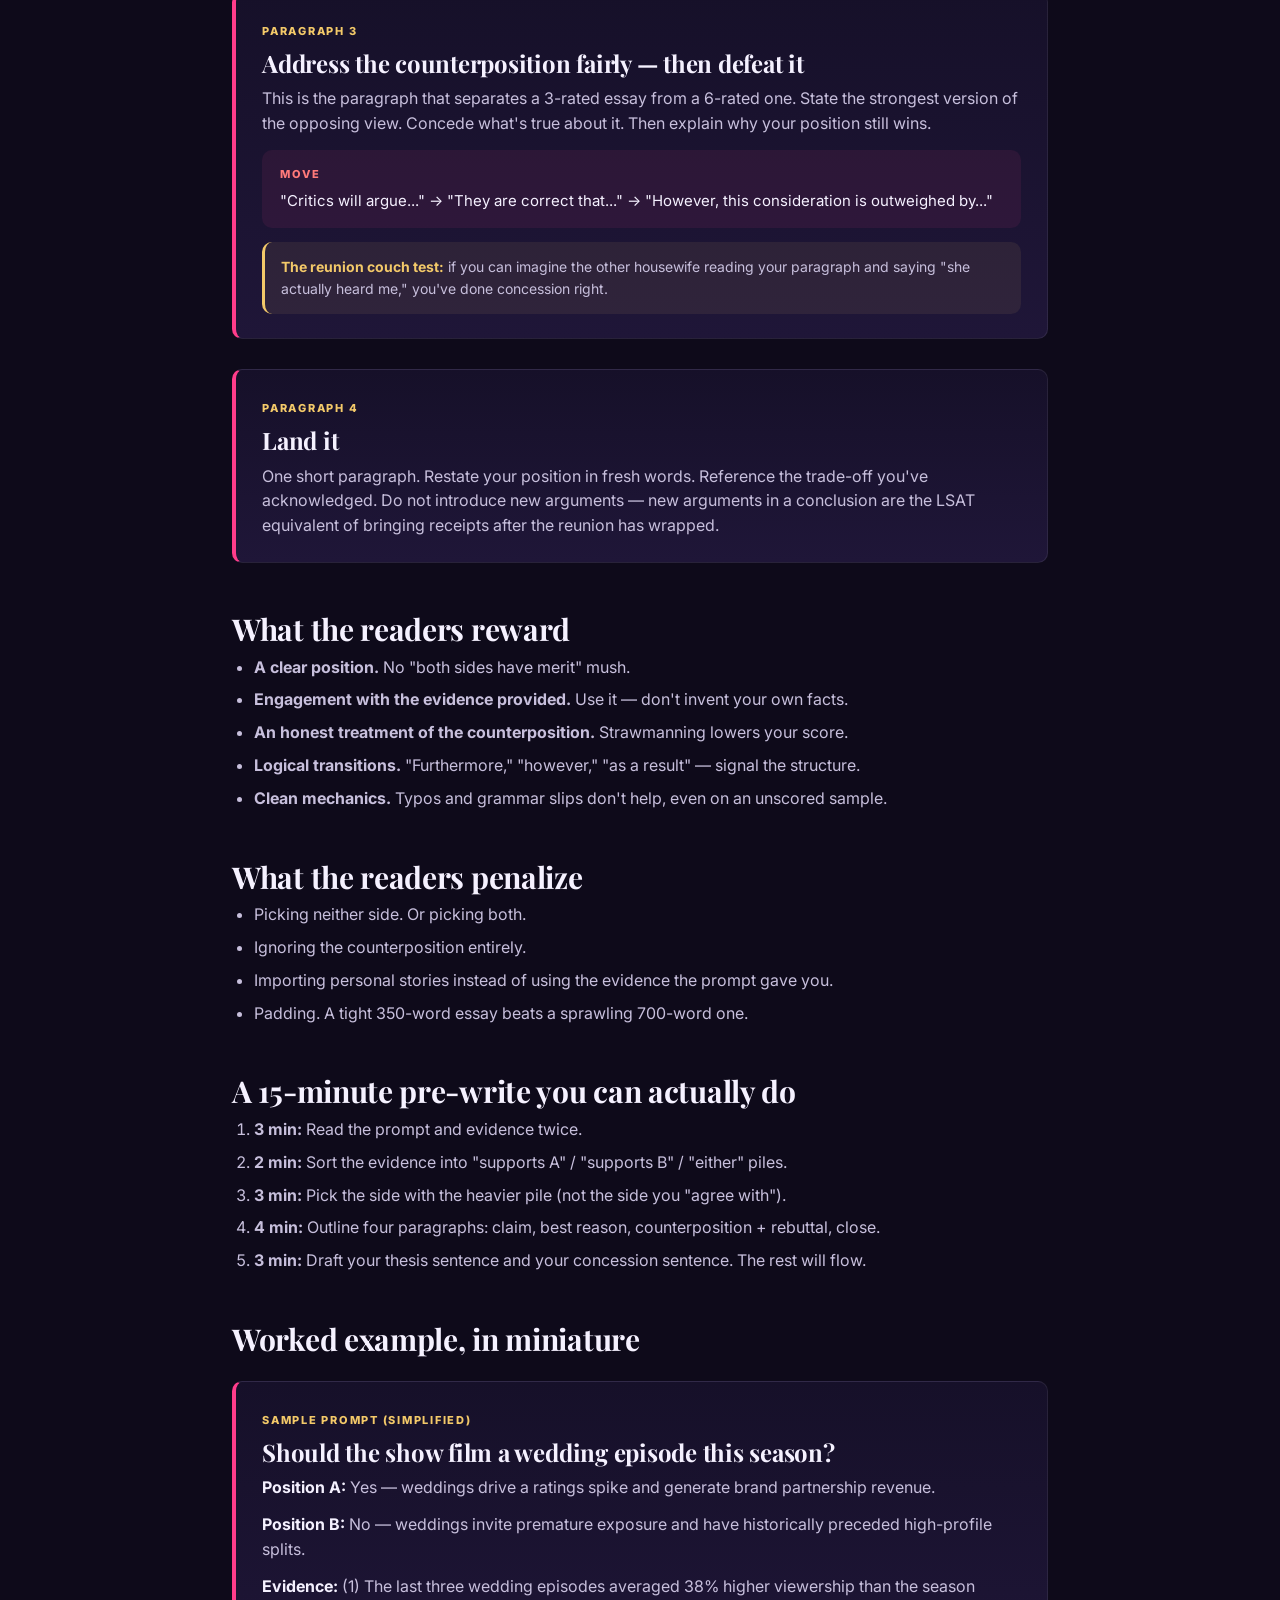
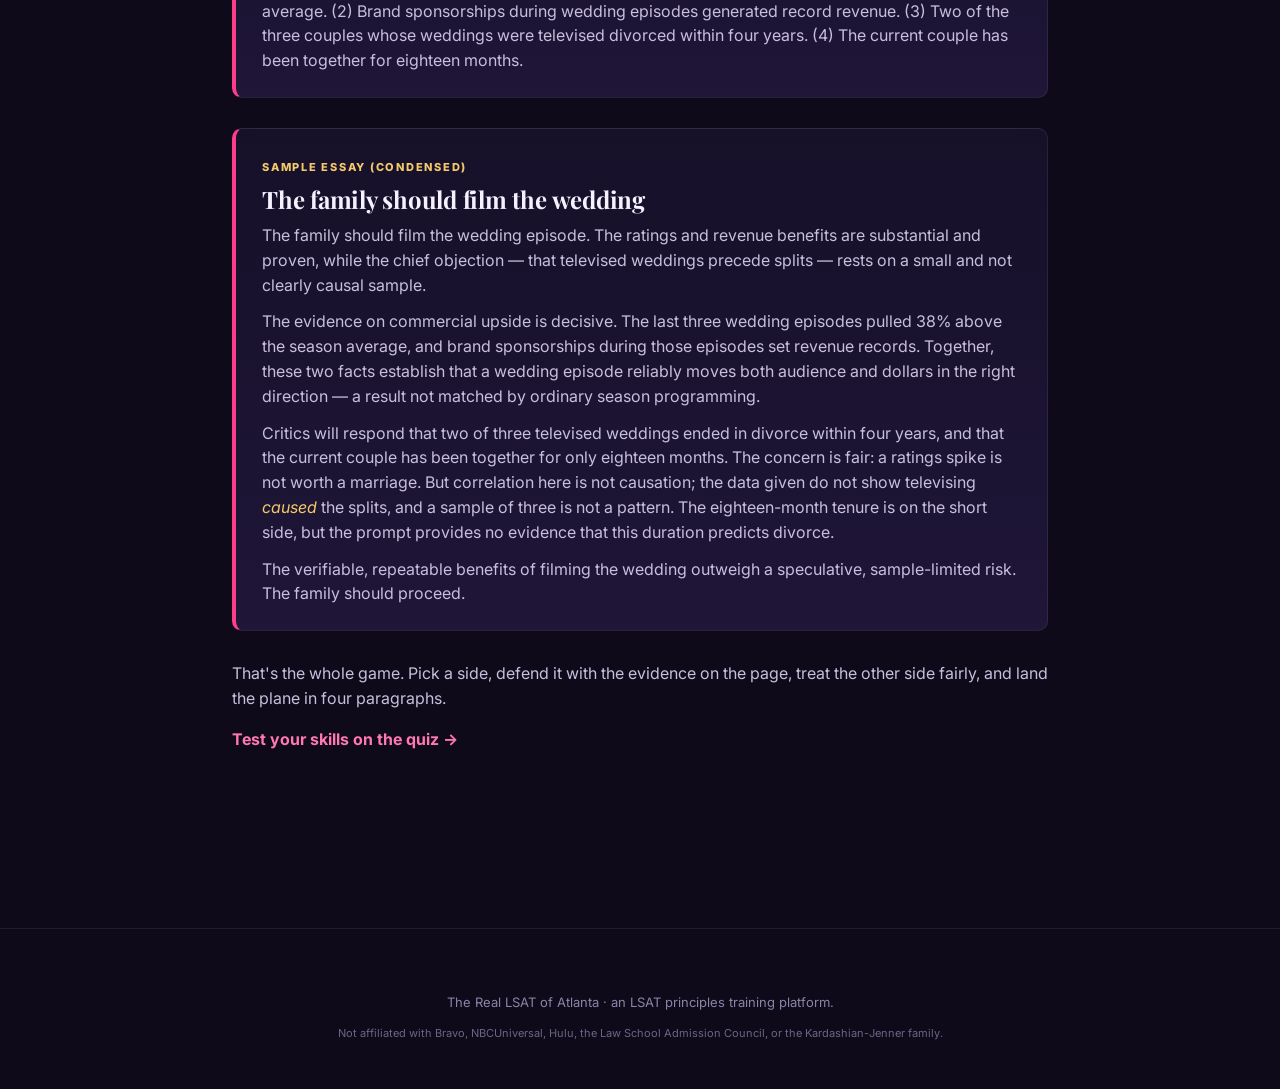
<file: lessons/argumentative-writing.html>
<!DOCTYPE html>
<html lang="en">
<head>
<meta charset="UTF-8" />
<meta name="viewport" content="width=device-width, initial-scale=1.0" />
<title>Argumentative Writing &mdash; The Real LSAT of Atlanta</title>
<link rel="stylesheet" href="../assets/styles.css" />
<link rel="preconnect" href="https://fonts.googleapis.com" />
<link rel="preconnect" href="https://fonts.gstatic.com" crossorigin />
<link href="https://fonts.googleapis.com/css2?family=Playfair+Display:ital,wght@0,700;1,700&family=Inter:wght@400;600;800&display=swap" rel="stylesheet" />
</head>
<body>

<header class="topbar">
  <a href="../index.html" class="brand">
    <span class="peach">&#127825;</span>
    <span class="brand-text">The Real LSAT of Atlanta</span>
  </a>
  <nav class="topnav">
    <a href="logical-reasoning.html">Logical Reasoning</a>
    <a href="reading-comprehension.html">Reading Comp</a>
    <a href="argumentative-writing.html">Writing</a>
    <a href="../training.html">Training</a>
    <a href="../quiz.html" class="cta-link">Take the Quiz</a>
  </nav>
</header>

<article class="lesson">

  <p class="crumb">Module 3 &middot; The Writing Sample</p>
  <h1>Argumentative Writing</h1>
  <p class="intro">
    The LSAT Writing sample is taken separately from the multiple-choice
    test, on your own computer with a remote proctor. It's unscored, but
    every law school you apply to <em>reads it</em>. Since 2024 it has
    used the <em>Argumentative Writing</em> format: a debatable issue,
    two perspectives, three to four pieces of evidence, and 50 minutes
    to write your essay. The good news: this is a reunion couch in essay
    form.
  </p>

  <h2>The format, decoded</h2>
  <ul>
    <li><strong>15 minutes</strong> pre-writing analysis (untimed reading + brainstorming).</li>
    <li><strong>50 minutes</strong> to write.</li>
    <li>You'll see a <em>debate topic</em>, two <em>positions</em>, and
      a list of <em>evidentiary considerations</em>.</li>
    <li>You pick a side. You defend it. You address the
      <em>counterposition</em>. You use the evidence provided.</li>
  </ul>

  <h2>Think of it as a reunion</h2>
  <p>
    Imagine the topic is: <em>Should the family relocate filming from
    Calabasas to Aspen?</em> Position A: stay in Calabasas. Position B:
    move to Aspen. You sit on the reunion couch. You pick a side. You
    say why. You let the other side speak &mdash; and then you explain
    why they're still wrong.
  </p>

  <p class="pull">
    "On the reunion couch you don't just say your side &mdash; you say
    the other side's side, and then you say why your side wins. That is
    LSAT Argumentative Writing in one sentence."
  </p>

  <h2>The four-part structure that always works</h2>

  <div class="concept">
    <span class="label">Paragraph 1</span>
    <h3>Stake the claim</h3>
    <p>
      Two to three sentences. Name the issue. State your position.
      Preview your two best reasons. Don't try to be clever; clarity
      scores.
    </p>
    <div class="scene">
      <span class="who">Example opener</span>
      <em>The family should relocate filming to Aspen. Aspen offers
      both a fresh visual environment that revitalizes the show and a
      lower production cost than Calabasas. While remaining in
      Calabasas preserves continuity with the existing audience, the
      benefits of relocating outweigh that concern.</em>
    </div>
  </div>

  <div class="concept">
    <span class="label">Paragraph 2</span>
    <h3>Develop your strongest reason</h3>
    <p>
      One reason. Backed with two pieces of evidence from the prompt.
      Explain <em>why</em> the evidence supports your claim &mdash;
      don't just quote it.
    </p>
    <div class="scene">
      <span class="who">Move</span>
      Claim &rarr; Evidence &rarr; Reasoning that connects them. Repeat.
    </div>
  </div>

  <div class="concept">
    <span class="label">Paragraph 3</span>
    <h3>Address the counterposition fairly &mdash; then defeat it</h3>
    <p>
      This is the paragraph that separates a 3-rated essay from a
      6-rated one. State the strongest version of the opposing view.
      Concede what's true about it. Then explain why your position still
      wins.
    </p>
    <div class="scene">
      <span class="who">Move</span>
      "Critics will argue..." &rarr; "They are correct that..." &rarr;
      "However, this consideration is outweighed by..."
    </div>
    <div class="takeaway">
      <strong>The reunion couch test:</strong> if you can imagine the
      other housewife reading your paragraph and saying "she actually
      heard me," you've done concession right.
    </div>
  </div>

  <div class="concept">
    <span class="label">Paragraph 4</span>
    <h3>Land it</h3>
    <p>
      One short paragraph. Restate your position in fresh words.
      Reference the trade-off you've acknowledged. Do not introduce new
      arguments &mdash; new arguments in a conclusion are the LSAT
      equivalent of bringing receipts after the reunion has wrapped.
    </p>
  </div>

  <h2>What the readers reward</h2>
  <ul>
    <li><strong>A clear position.</strong> No "both sides have merit" mush.</li>
    <li><strong>Engagement with the evidence provided.</strong> Use it &mdash; don't invent your own facts.</li>
    <li><strong>An honest treatment of the counterposition.</strong> Strawmanning lowers your score.</li>
    <li><strong>Logical transitions.</strong> "Furthermore," "however," "as a result" &mdash; signal the structure.</li>
    <li><strong>Clean mechanics.</strong> Typos and grammar slips don't help, even on an unscored sample.</li>
  </ul>

  <h2>What the readers penalize</h2>
  <ul>
    <li>Picking neither side. Or picking both.</li>
    <li>Ignoring the counterposition entirely.</li>
    <li>Importing personal stories instead of using the evidence the prompt gave you.</li>
    <li>Padding. A tight 350-word essay beats a sprawling 700-word one.</li>
  </ul>

  <h2>A 15-minute pre-write you can actually do</h2>
  <ol>
    <li><strong>3 min:</strong> Read the prompt and evidence twice.</li>
    <li><strong>2 min:</strong> Sort the evidence into "supports A" / "supports B" / "either" piles.</li>
    <li><strong>3 min:</strong> Pick the side with the heavier pile (not the side you "agree with").</li>
    <li><strong>4 min:</strong> Outline four paragraphs: claim, best reason, counterposition + rebuttal, close.</li>
    <li><strong>3 min:</strong> Draft your thesis sentence and your concession sentence. The rest will flow.</li>
  </ol>

  <h2>Worked example, in miniature</h2>

  <div class="concept">
    <span class="label">Sample prompt (simplified)</span>
    <h3>Should the show film a wedding episode this season?</h3>
    <p><strong>Position A:</strong> Yes &mdash; weddings drive a ratings spike and generate brand partnership revenue.</p>
    <p><strong>Position B:</strong> No &mdash; weddings invite premature exposure and have historically preceded high-profile splits.</p>
    <p>
      <strong>Evidence:</strong> (1) The last three wedding episodes
      averaged 38% higher viewership than the season average. (2) Brand
      sponsorships during wedding episodes generated record revenue.
      (3) Two of the three couples whose weddings were televised
      divorced within four years. (4) The current couple has been
      together for eighteen months.
    </p>
  </div>

  <div class="concept">
    <span class="label">Sample essay (condensed)</span>
    <h3>The family should film the wedding</h3>
    <p>
      The family should film the wedding episode. The ratings and
      revenue benefits are substantial and proven, while the chief
      objection &mdash; that televised weddings precede splits &mdash;
      rests on a small and not clearly causal sample.
    </p>
    <p>
      The evidence on commercial upside is decisive. The last three
      wedding episodes pulled 38% above the season average, and brand
      sponsorships during those episodes set revenue records. Together,
      these two facts establish that a wedding episode reliably moves
      both audience and dollars in the right direction &mdash; a result
      not matched by ordinary season programming.
    </p>
    <p>
      Critics will respond that two of three televised weddings ended
      in divorce within four years, and that the current couple has
      been together for only eighteen months. The concern is fair: a
      ratings spike is not worth a marriage. But correlation here is
      not causation; the data given do not show televising
      <em>caused</em> the splits, and a sample of three is not a
      pattern. The eighteen-month tenure is on the short side, but the
      prompt provides no evidence that this duration predicts divorce.
    </p>
    <p>
      The verifiable, repeatable benefits of filming the wedding
      outweigh a speculative, sample-limited risk. The family should
      proceed.
    </p>
  </div>

  <p>
    That's the whole game. Pick a side, defend it with the evidence on
    the page, treat the other side fairly, and land the plane in four
    paragraphs.
  </p>

  <p>
    <a href="../quiz.html" style="font-weight:700;">Test your skills on the quiz &rarr;</a>
  </p>

</article>

<footer class="footer">
  <p>The Real LSAT of Atlanta &middot; an LSAT principles training platform.</p>
  <p class="footnote">Not affiliated with Bravo, NBCUniversal, Hulu, the Law School Admission Council, or the Kardashian-Jenner family.</p>
</footer>

<script src="../assets/app.js"></script>
</body>
</html>
</file>
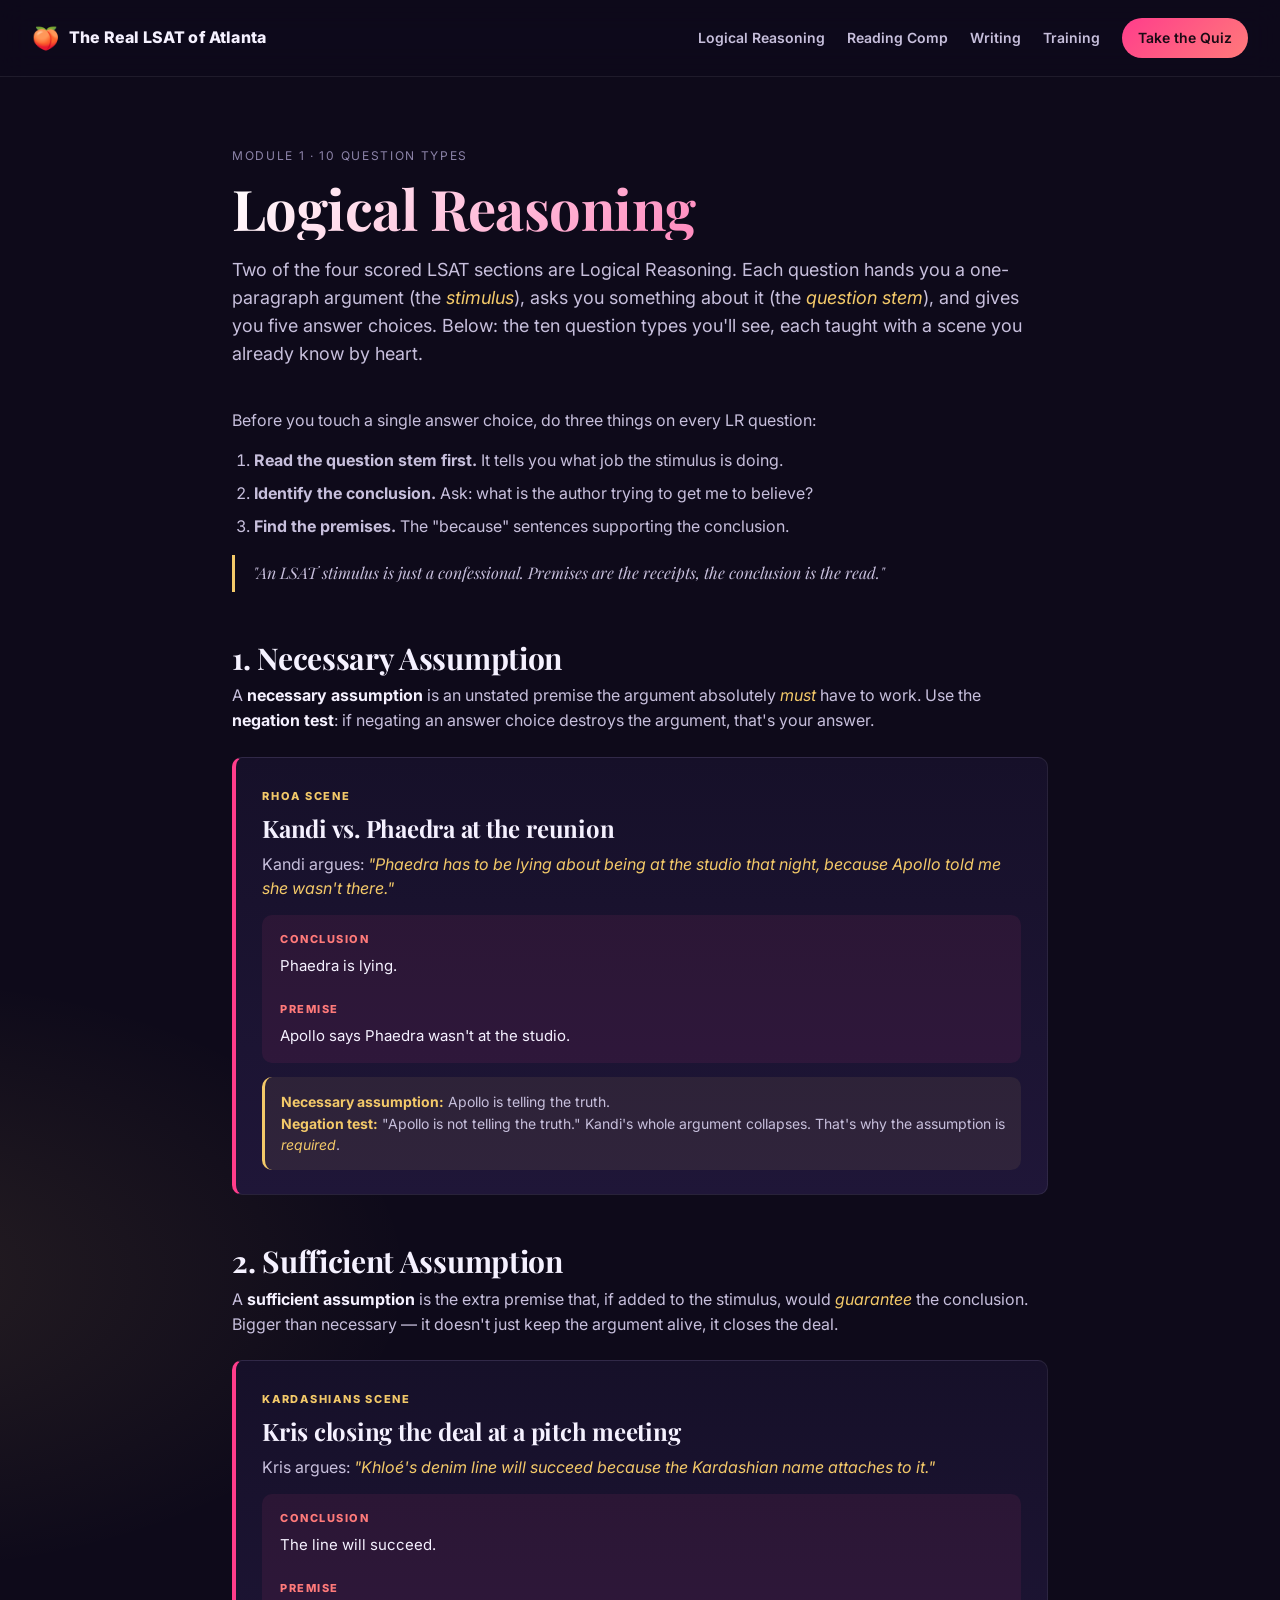
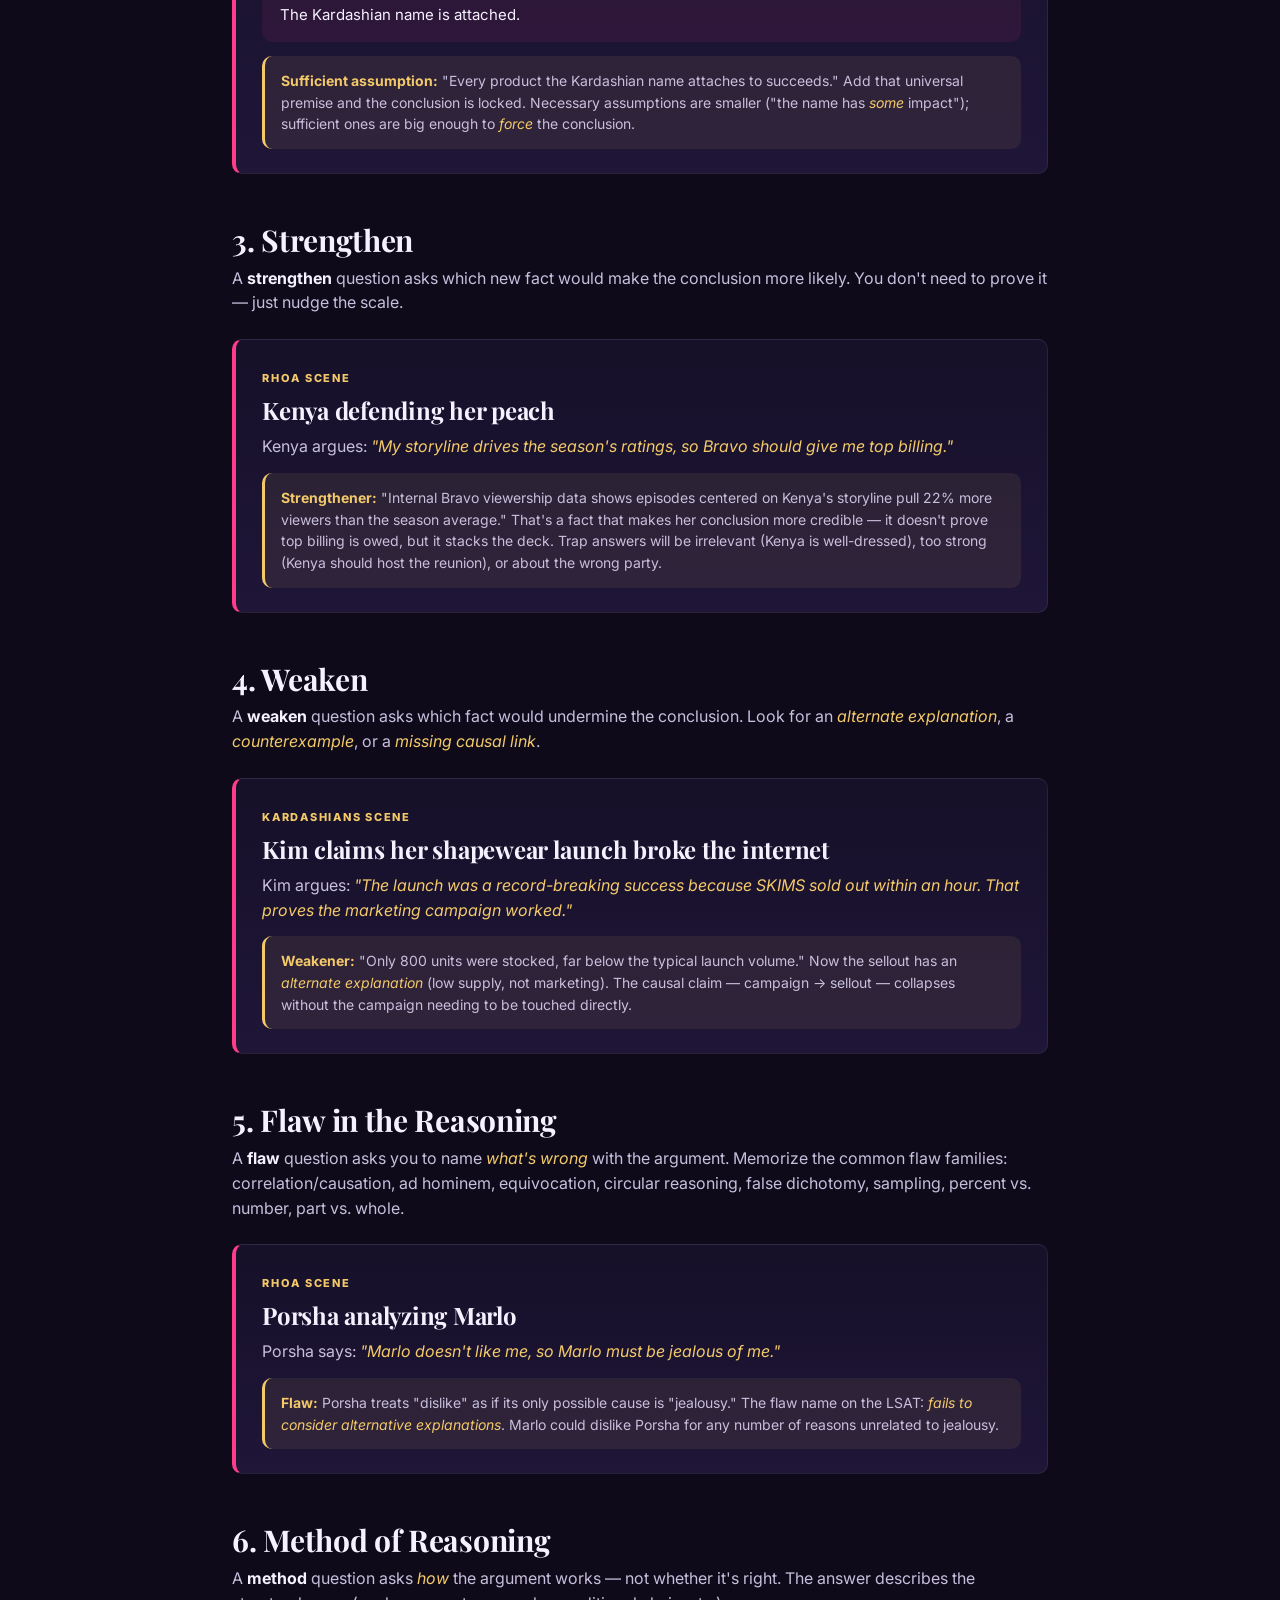
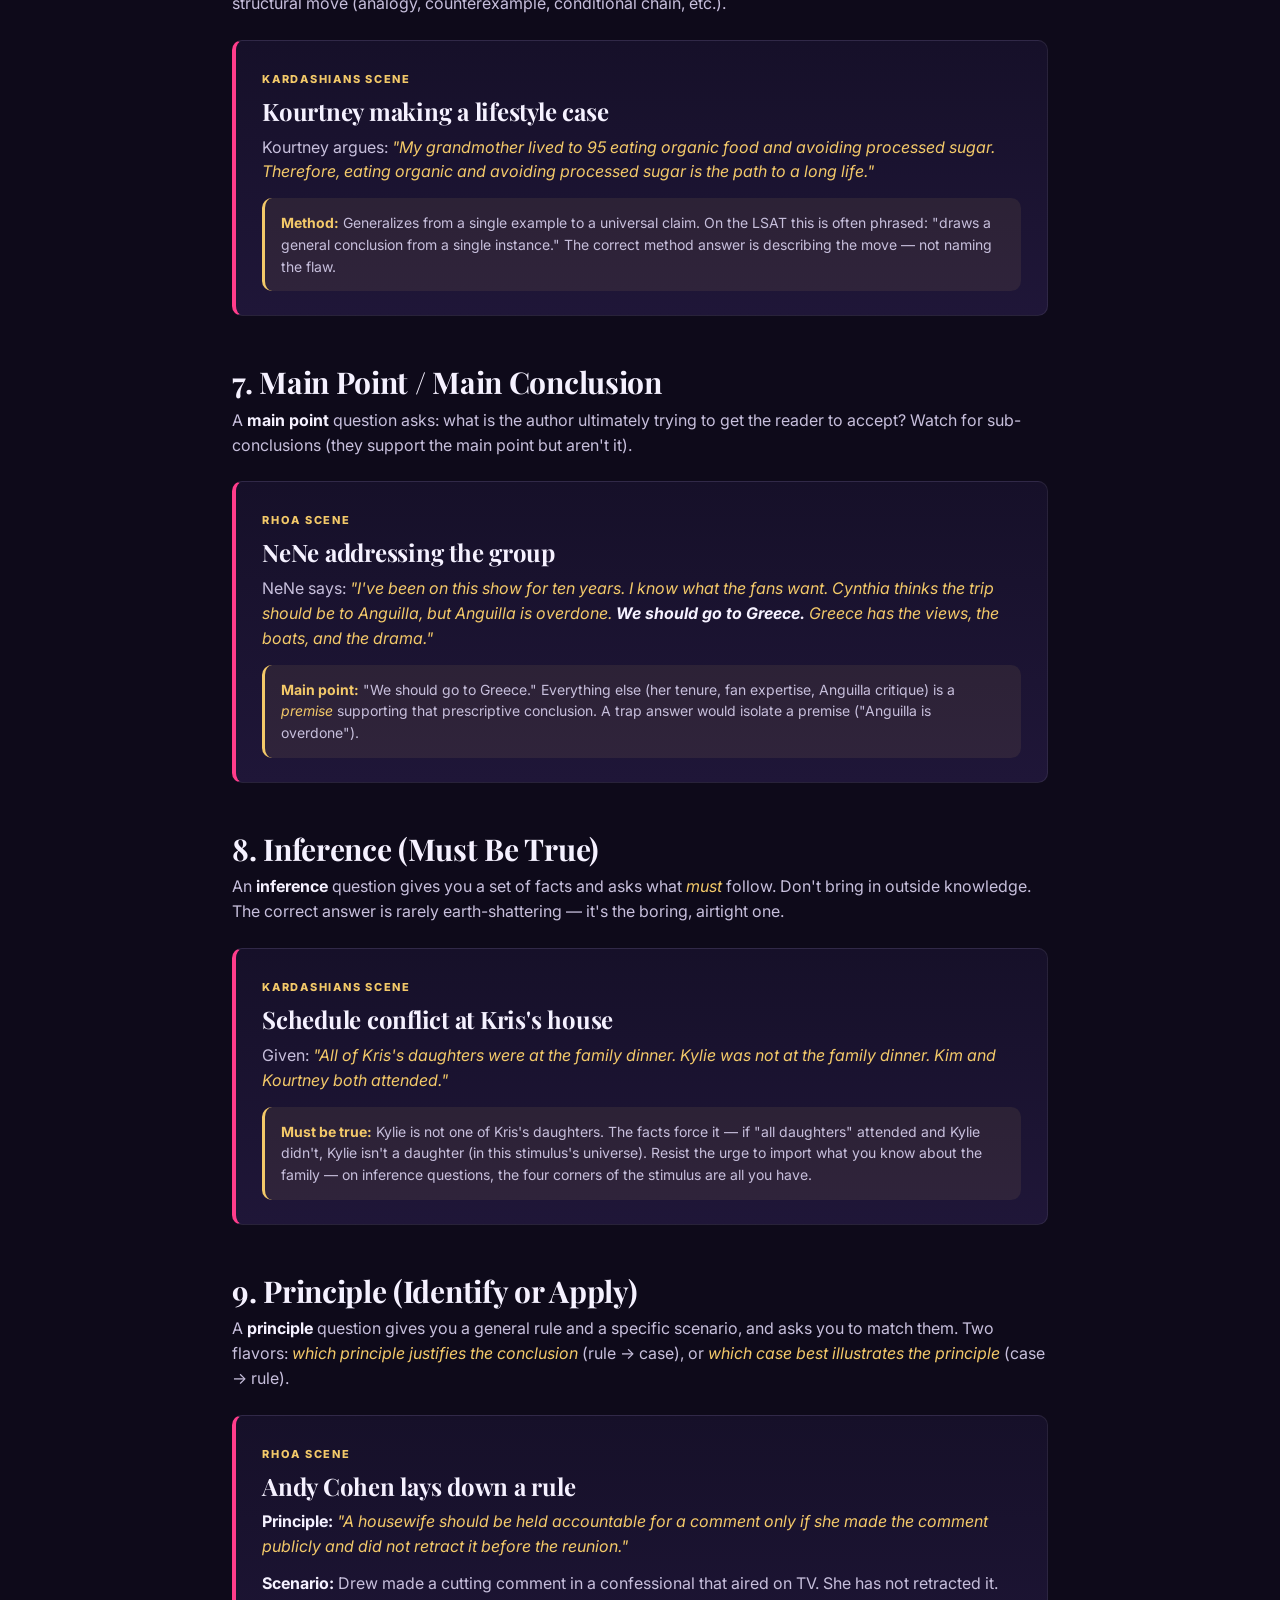
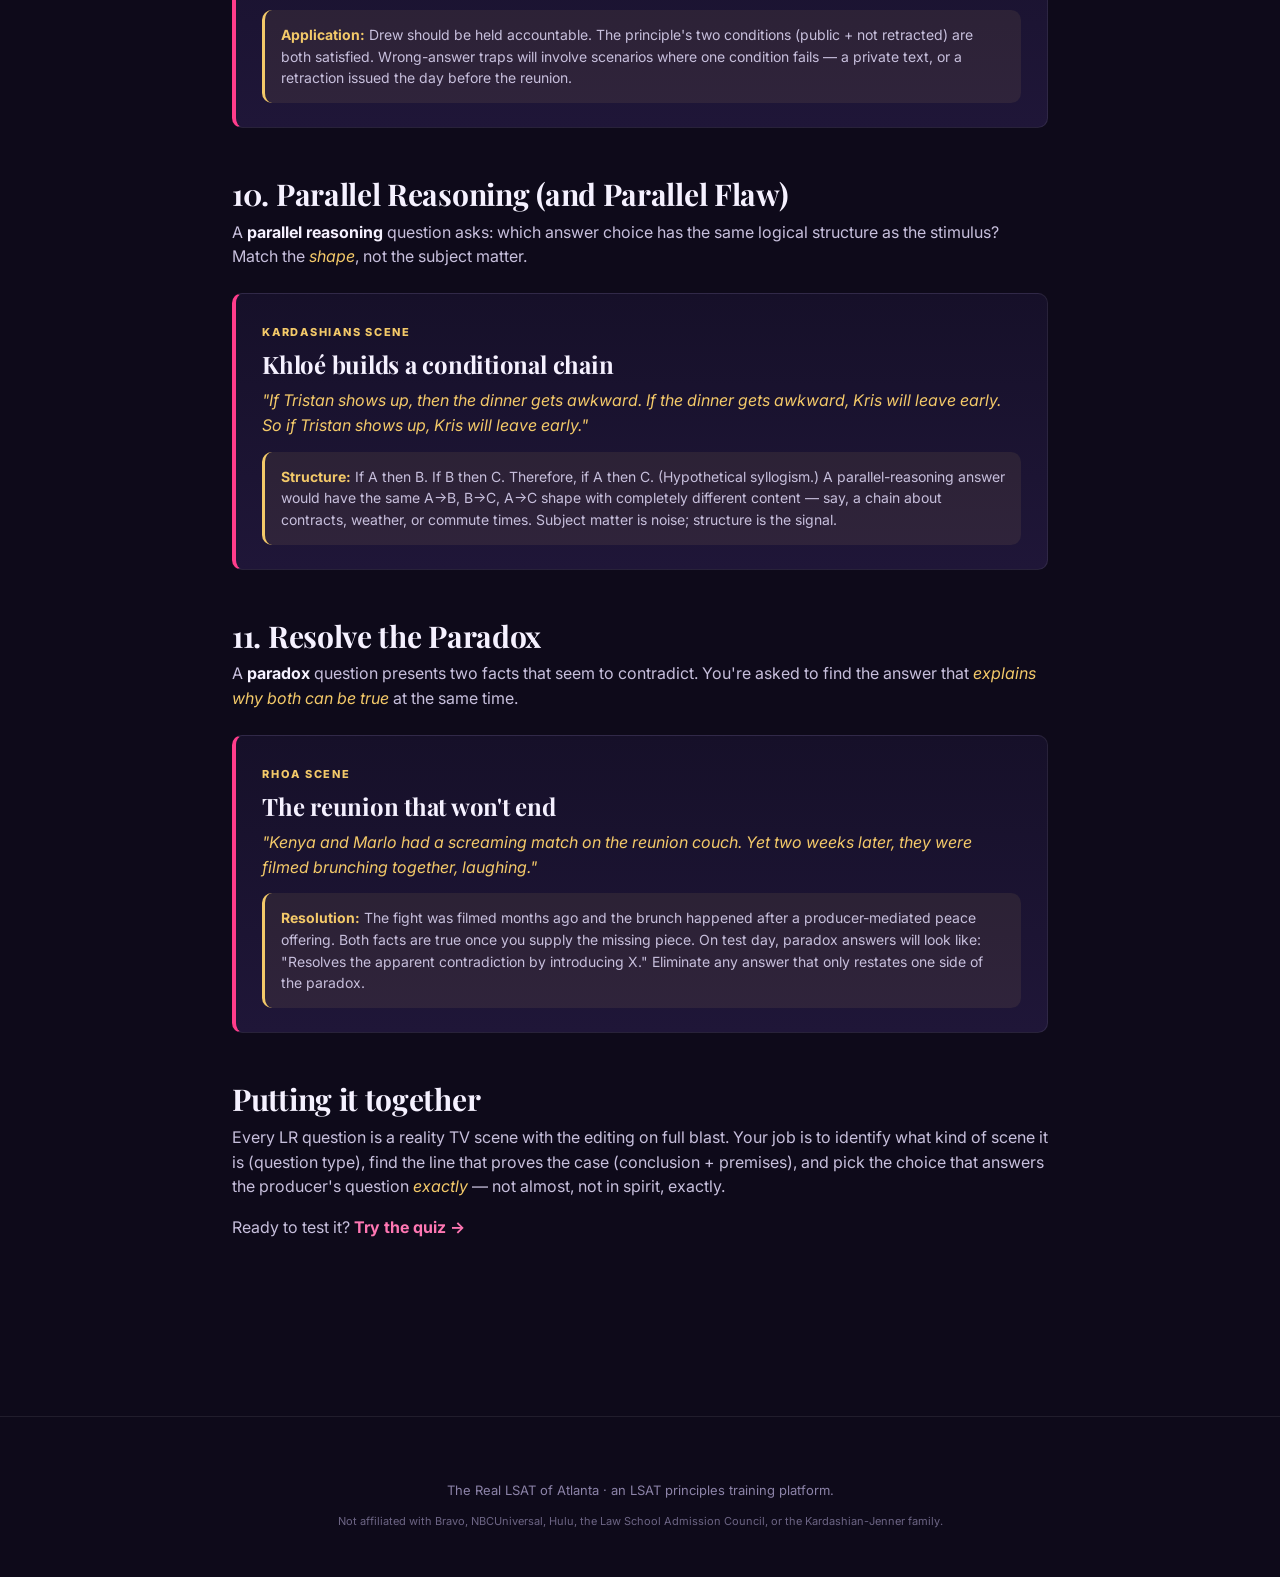
<file: lessons/logical-reasoning.html>
<!DOCTYPE html>
<html lang="en">
<head>
<meta charset="UTF-8" />
<meta name="viewport" content="width=device-width, initial-scale=1.0" />
<title>Logical Reasoning &mdash; The Real LSAT of Atlanta</title>
<link rel="stylesheet" href="../assets/styles.css" />
<link rel="preconnect" href="https://fonts.googleapis.com" />
<link rel="preconnect" href="https://fonts.gstatic.com" crossorigin />
<link href="https://fonts.googleapis.com/css2?family=Playfair+Display:ital,wght@0,700;1,700&family=Inter:wght@400;600;800&display=swap" rel="stylesheet" />
</head>
<body>

<header class="topbar">
  <a href="../index.html" class="brand">
    <span class="peach">&#127825;</span>
    <span class="brand-text">The Real LSAT of Atlanta</span>
  </a>
  <nav class="topnav">
    <a href="logical-reasoning.html">Logical Reasoning</a>
    <a href="reading-comprehension.html">Reading Comp</a>
    <a href="argumentative-writing.html">Writing</a>
    <a href="../training.html">Training</a>
    <a href="../quiz.html" class="cta-link">Take the Quiz</a>
  </nav>
</header>

<article class="lesson">

  <p class="crumb">Module 1 &middot; 10 Question Types</p>
  <h1>Logical Reasoning</h1>
  <p class="intro">
    Two of the four scored LSAT sections are Logical Reasoning. Each
    question hands you a one-paragraph argument (the <em>stimulus</em>),
    asks you something about it (the <em>question stem</em>), and gives
    you five answer choices. Below: the ten question types you'll see,
    each taught with a scene you already know by heart.
  </p>

  <p>
    Before you touch a single answer choice, do three things on every LR
    question:
  </p>
  <ol>
    <li><strong>Read the question stem first.</strong> It tells you what job the stimulus is doing.</li>
    <li><strong>Identify the conclusion.</strong> Ask: what is the author trying to get me to believe?</li>
    <li><strong>Find the premises.</strong> The "because" sentences supporting the conclusion.</li>
  </ol>

  <p class="pull">
    "An LSAT stimulus is just a confessional. Premises are the receipts, the
    conclusion is the read."
  </p>

  <!-- 1. Necessary Assumption -->
  <h2>1. Necessary Assumption</h2>
  <p>
    A <strong>necessary assumption</strong> is an unstated premise the
    argument absolutely <em>must</em> have to work. Use the
    <strong>negation test</strong>: if negating an answer choice destroys
    the argument, that's your answer.
  </p>

  <div class="concept">
    <span class="label">RHOA Scene</span>
    <h3>Kandi vs. Phaedra at the reunion</h3>
    <p>
      Kandi argues: <em>"Phaedra has to be lying about being at the
      studio that night, because Apollo told me she wasn't there."</em>
    </p>
    <div class="scene">
      <span class="who">Conclusion</span>
      Phaedra is lying.
      <br/><br/>
      <span class="who">Premise</span>
      Apollo says Phaedra wasn't at the studio.
    </div>
    <div class="takeaway">
      <strong>Necessary assumption:</strong> Apollo is telling the truth.
      <br/>
      <strong>Negation test:</strong> "Apollo is not telling the truth."
      Kandi's whole argument collapses. That's why the assumption is
      <em>required</em>.
    </div>
  </div>

  <!-- 2. Sufficient Assumption -->
  <h2>2. Sufficient Assumption</h2>
  <p>
    A <strong>sufficient assumption</strong> is the extra premise that, if
    added to the stimulus, would <em>guarantee</em> the conclusion. Bigger
    than necessary &mdash; it doesn't just keep the argument alive, it
    closes the deal.
  </p>

  <div class="concept">
    <span class="label">Kardashians Scene</span>
    <h3>Kris closing the deal at a pitch meeting</h3>
    <p>
      Kris argues: <em>"Khloé's denim line will succeed because the
      Kardashian name attaches to it."</em>
    </p>
    <div class="scene">
      <span class="who">Conclusion</span>
      The line will succeed.
      <br/><br/>
      <span class="who">Premise</span>
      The Kardashian name is attached.
    </div>
    <div class="takeaway">
      <strong>Sufficient assumption:</strong> "Every product the
      Kardashian name attaches to succeeds." Add that universal premise
      and the conclusion is locked. Necessary assumptions are smaller
      ("the name has <em>some</em> impact"); sufficient ones are big
      enough to <em>force</em> the conclusion.
    </div>
  </div>

  <!-- 3. Strengthen -->
  <h2>3. Strengthen</h2>
  <p>
    A <strong>strengthen</strong> question asks which new fact would make
    the conclusion more likely. You don't need to prove it &mdash; just
    nudge the scale.
  </p>

  <div class="concept">
    <span class="label">RHOA Scene</span>
    <h3>Kenya defending her peach</h3>
    <p>
      Kenya argues: <em>"My storyline drives the season's ratings, so
      Bravo should give me top billing."</em>
    </p>
    <div class="takeaway">
      <strong>Strengthener:</strong> "Internal Bravo viewership data
      shows episodes centered on Kenya's storyline pull 22% more viewers
      than the season average." That's a fact that makes her conclusion
      more credible &mdash; it doesn't prove top billing is owed, but it
      stacks the deck. Trap answers will be irrelevant (Kenya is
      well-dressed), too strong (Kenya should host the reunion), or about
      the wrong party.
    </div>
  </div>

  <!-- 4. Weaken -->
  <h2>4. Weaken</h2>
  <p>
    A <strong>weaken</strong> question asks which fact would undermine
    the conclusion. Look for an <em>alternate explanation</em>, a
    <em>counterexample</em>, or a <em>missing causal link</em>.
  </p>

  <div class="concept">
    <span class="label">Kardashians Scene</span>
    <h3>Kim claims her shapewear launch broke the internet</h3>
    <p>
      Kim argues: <em>"The launch was a record-breaking success because
      SKIMS sold out within an hour. That proves the marketing campaign
      worked."</em>
    </p>
    <div class="takeaway">
      <strong>Weakener:</strong> "Only 800 units were stocked, far below
      the typical launch volume." Now the sellout has an
      <em>alternate explanation</em> (low supply, not marketing). The
      causal claim &mdash; campaign &rarr; sellout &mdash; collapses
      without the campaign needing to be touched directly.
    </div>
  </div>

  <!-- 5. Flaw -->
  <h2>5. Flaw in the Reasoning</h2>
  <p>
    A <strong>flaw</strong> question asks you to name <em>what's
    wrong</em> with the argument. Memorize the common flaw families:
    correlation/causation, ad hominem, equivocation, circular reasoning,
    false dichotomy, sampling, percent vs. number, part vs. whole.
  </p>

  <div class="concept">
    <span class="label">RHOA Scene</span>
    <h3>Porsha analyzing Marlo</h3>
    <p>
      Porsha says: <em>"Marlo doesn't like me, so Marlo must be jealous
      of me."</em>
    </p>
    <div class="takeaway">
      <strong>Flaw:</strong> Porsha treats "dislike" as if its only
      possible cause is "jealousy." The flaw name on the LSAT:
      <em>fails to consider alternative explanations</em>. Marlo could
      dislike Porsha for any number of reasons unrelated to jealousy.
    </div>
  </div>

  <!-- 6. Method of Reasoning -->
  <h2>6. Method of Reasoning</h2>
  <p>
    A <strong>method</strong> question asks <em>how</em> the argument
    works &mdash; not whether it's right. The answer describes the
    structural move (analogy, counterexample, conditional chain, etc.).
  </p>

  <div class="concept">
    <span class="label">Kardashians Scene</span>
    <h3>Kourtney making a lifestyle case</h3>
    <p>
      Kourtney argues: <em>"My grandmother lived to 95 eating organic
      food and avoiding processed sugar. Therefore, eating organic and
      avoiding processed sugar is the path to a long life."</em>
    </p>
    <div class="takeaway">
      <strong>Method:</strong> Generalizes from a single example to a
      universal claim. On the LSAT this is often phrased: "draws a
      general conclusion from a single instance." The correct method
      answer is describing the move &mdash; not naming the flaw.
    </div>
  </div>

  <!-- 7. Main Point -->
  <h2>7. Main Point / Main Conclusion</h2>
  <p>
    A <strong>main point</strong> question asks: what is the author
    ultimately trying to get the reader to accept? Watch for
    sub-conclusions (they support the main point but aren't it).
  </p>

  <div class="concept">
    <span class="label">RHOA Scene</span>
    <h3>NeNe addressing the group</h3>
    <p>
      NeNe says: <em>"I've been on this show for ten years. I know what
      the fans want. Cynthia thinks the trip should be to Anguilla, but
      Anguilla is overdone. <strong>We should go to Greece.</strong>
      Greece has the views, the boats, and the drama."</em>
    </p>
    <div class="takeaway">
      <strong>Main point:</strong> "We should go to Greece." Everything
      else (her tenure, fan expertise, Anguilla critique) is a
      <em>premise</em> supporting that prescriptive conclusion. A trap
      answer would isolate a premise ("Anguilla is overdone").
    </div>
  </div>

  <!-- 8. Inference / Must Be True -->
  <h2>8. Inference (Must Be True)</h2>
  <p>
    An <strong>inference</strong> question gives you a set of facts and
    asks what <em>must</em> follow. Don't bring in outside knowledge.
    The correct answer is rarely earth-shattering &mdash; it's the
    boring, airtight one.
  </p>

  <div class="concept">
    <span class="label">Kardashians Scene</span>
    <h3>Schedule conflict at Kris's house</h3>
    <p>
      Given: <em>"All of Kris's daughters were at the family dinner.
      Kylie was not at the family dinner. Kim and Kourtney both
      attended."</em>
    </p>
    <div class="takeaway">
      <strong>Must be true:</strong> Kylie is not one of Kris's
      daughters. The facts force it &mdash; if "all daughters" attended
      and Kylie didn't, Kylie isn't a daughter (in this stimulus's
      universe). Resist the urge to import what you know about the
      family &mdash; on inference questions, the four corners of the
      stimulus are all you have.
    </div>
  </div>

  <!-- 9. Principle -->
  <h2>9. Principle (Identify or Apply)</h2>
  <p>
    A <strong>principle</strong> question gives you a general rule and a
    specific scenario, and asks you to match them. Two flavors:
    <em>which principle justifies the conclusion</em> (rule &rarr; case),
    or <em>which case best illustrates the principle</em> (case &rarr;
    rule).
  </p>

  <div class="concept">
    <span class="label">RHOA Scene</span>
    <h3>Andy Cohen lays down a rule</h3>
    <p>
      <strong>Principle:</strong> <em>"A housewife should be held
      accountable for a comment only if she made the comment publicly and
      did not retract it before the reunion."</em>
    </p>
    <p>
      <strong>Scenario:</strong> Drew made a cutting comment in a
      confessional that aired on TV. She has not retracted it.
    </p>
    <div class="takeaway">
      <strong>Application:</strong> Drew should be held accountable. The
      principle's two conditions (public + not retracted) are both
      satisfied. Wrong-answer traps will involve scenarios where one
      condition fails &mdash; a private text, or a retraction issued the
      day before the reunion.
    </div>
  </div>

  <!-- 10. Parallel Reasoning -->
  <h2>10. Parallel Reasoning (and Parallel Flaw)</h2>
  <p>
    A <strong>parallel reasoning</strong> question asks: which answer
    choice has the same logical structure as the stimulus? Match the
    <em>shape</em>, not the subject matter.
  </p>

  <div class="concept">
    <span class="label">Kardashians Scene</span>
    <h3>Khloé builds a conditional chain</h3>
    <p>
      <em>"If Tristan shows up, then the dinner gets awkward. If the
      dinner gets awkward, Kris will leave early. So if Tristan shows
      up, Kris will leave early."</em>
    </p>
    <div class="takeaway">
      <strong>Structure:</strong> If A then B. If B then C. Therefore,
      if A then C. (Hypothetical syllogism.) A parallel-reasoning
      answer would have the same A&rarr;B, B&rarr;C, A&rarr;C shape with
      completely different content &mdash; say, a chain about
      contracts, weather, or commute times. Subject matter is noise;
      structure is the signal.
    </div>
  </div>

  <!-- 11. Resolve the Paradox (bonus) -->
  <h2>11. Resolve the Paradox</h2>
  <p>
    A <strong>paradox</strong> question presents two facts that seem to
    contradict. You're asked to find the answer that <em>explains why
    both can be true</em> at the same time.
  </p>

  <div class="concept">
    <span class="label">RHOA Scene</span>
    <h3>The reunion that won't end</h3>
    <p>
      <em>"Kenya and Marlo had a screaming match on the reunion couch.
      Yet two weeks later, they were filmed brunching together,
      laughing."</em>
    </p>
    <div class="takeaway">
      <strong>Resolution:</strong> The fight was filmed months ago and
      the brunch happened after a producer-mediated peace offering. Both
      facts are true once you supply the missing piece. On test day,
      paradox answers will look like: "Resolves the apparent
      contradiction by introducing X." Eliminate any answer that only
      restates one side of the paradox.
    </div>
  </div>

  <h2>Putting it together</h2>
  <p>
    Every LR question is a reality TV scene with the editing on full
    blast. Your job is to identify what kind of scene it is (question
    type), find the line that proves the case (conclusion + premises),
    and pick the choice that answers the producer's question
    <em>exactly</em> &mdash; not almost, not in spirit, exactly.
  </p>

  <p>
    Ready to test it?
    <a href="../quiz.html" style="font-weight:700;">Try the quiz &rarr;</a>
  </p>

</article>

<footer class="footer">
  <p>The Real LSAT of Atlanta &middot; an LSAT principles training platform.</p>
  <p class="footnote">Not affiliated with Bravo, NBCUniversal, Hulu, the Law School Admission Council, or the Kardashian-Jenner family.</p>
</footer>

<script src="../assets/app.js"></script>
</body>
</html>
</file>
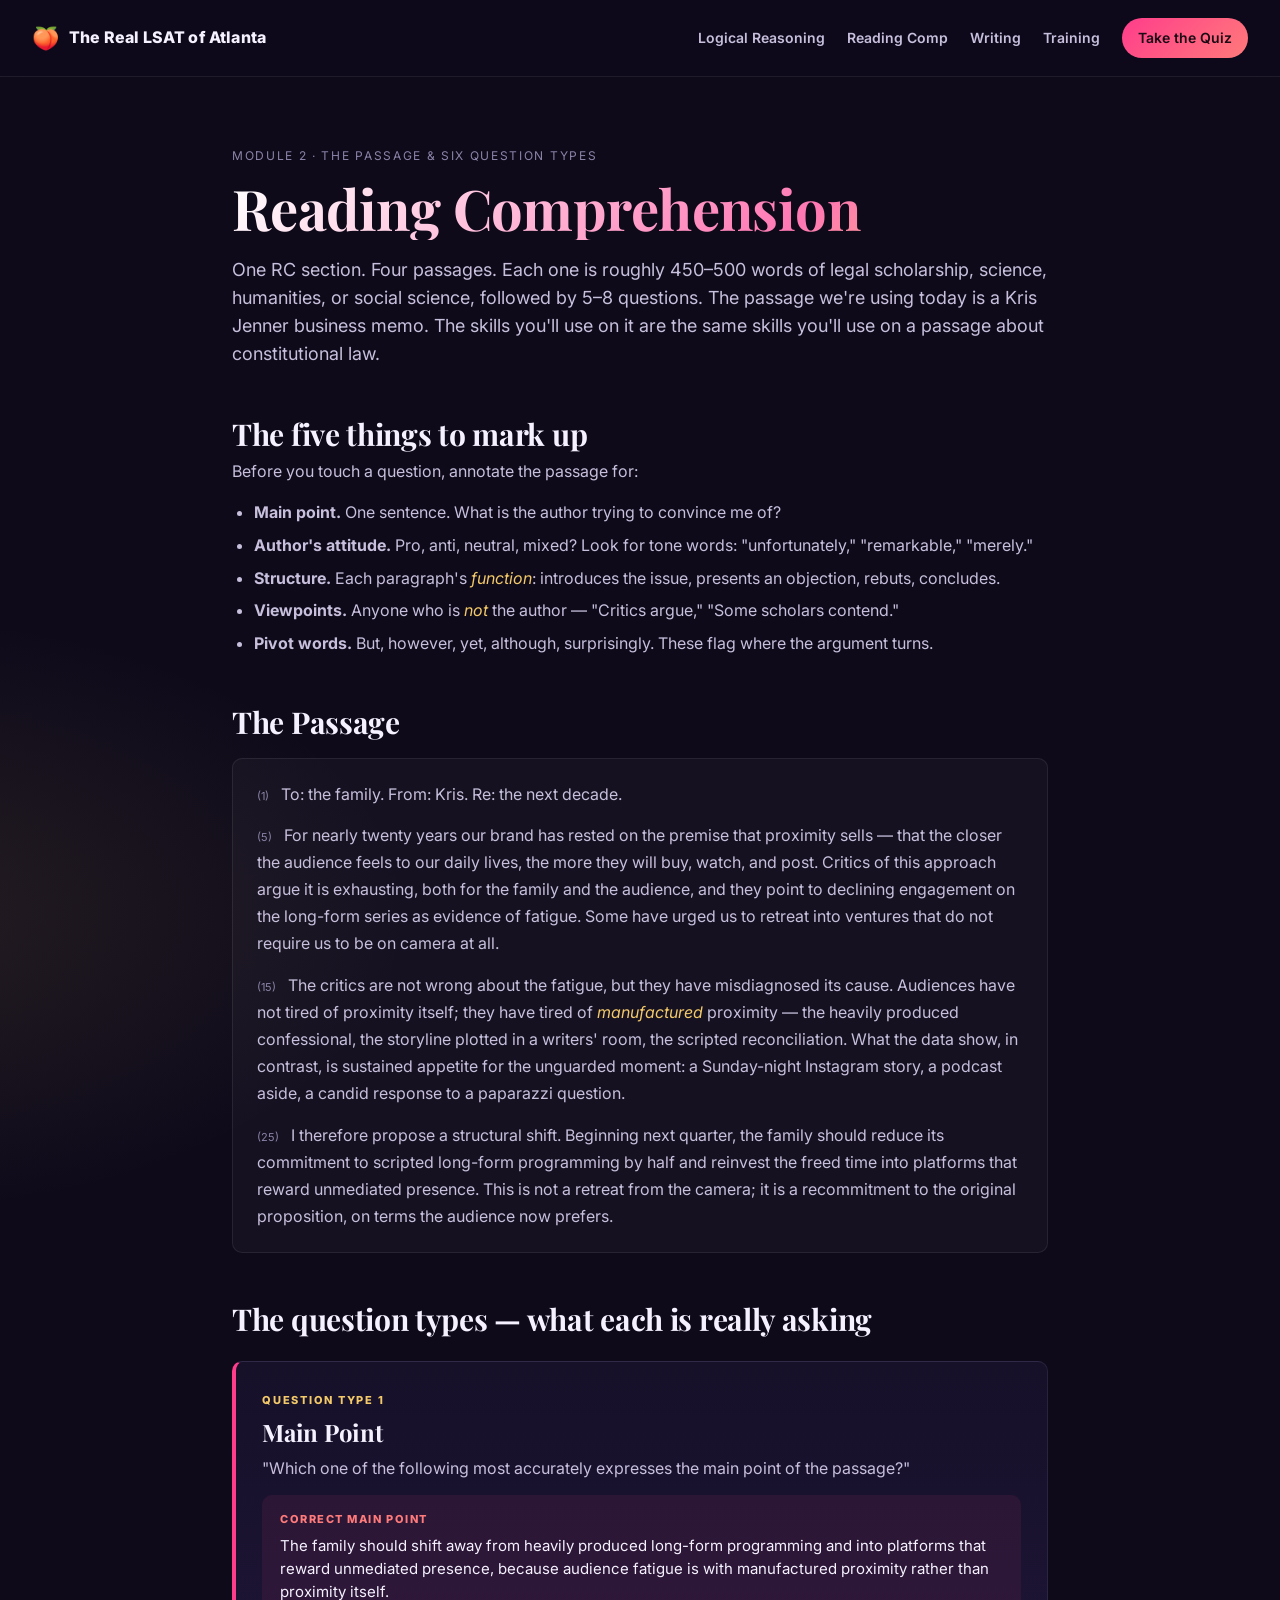
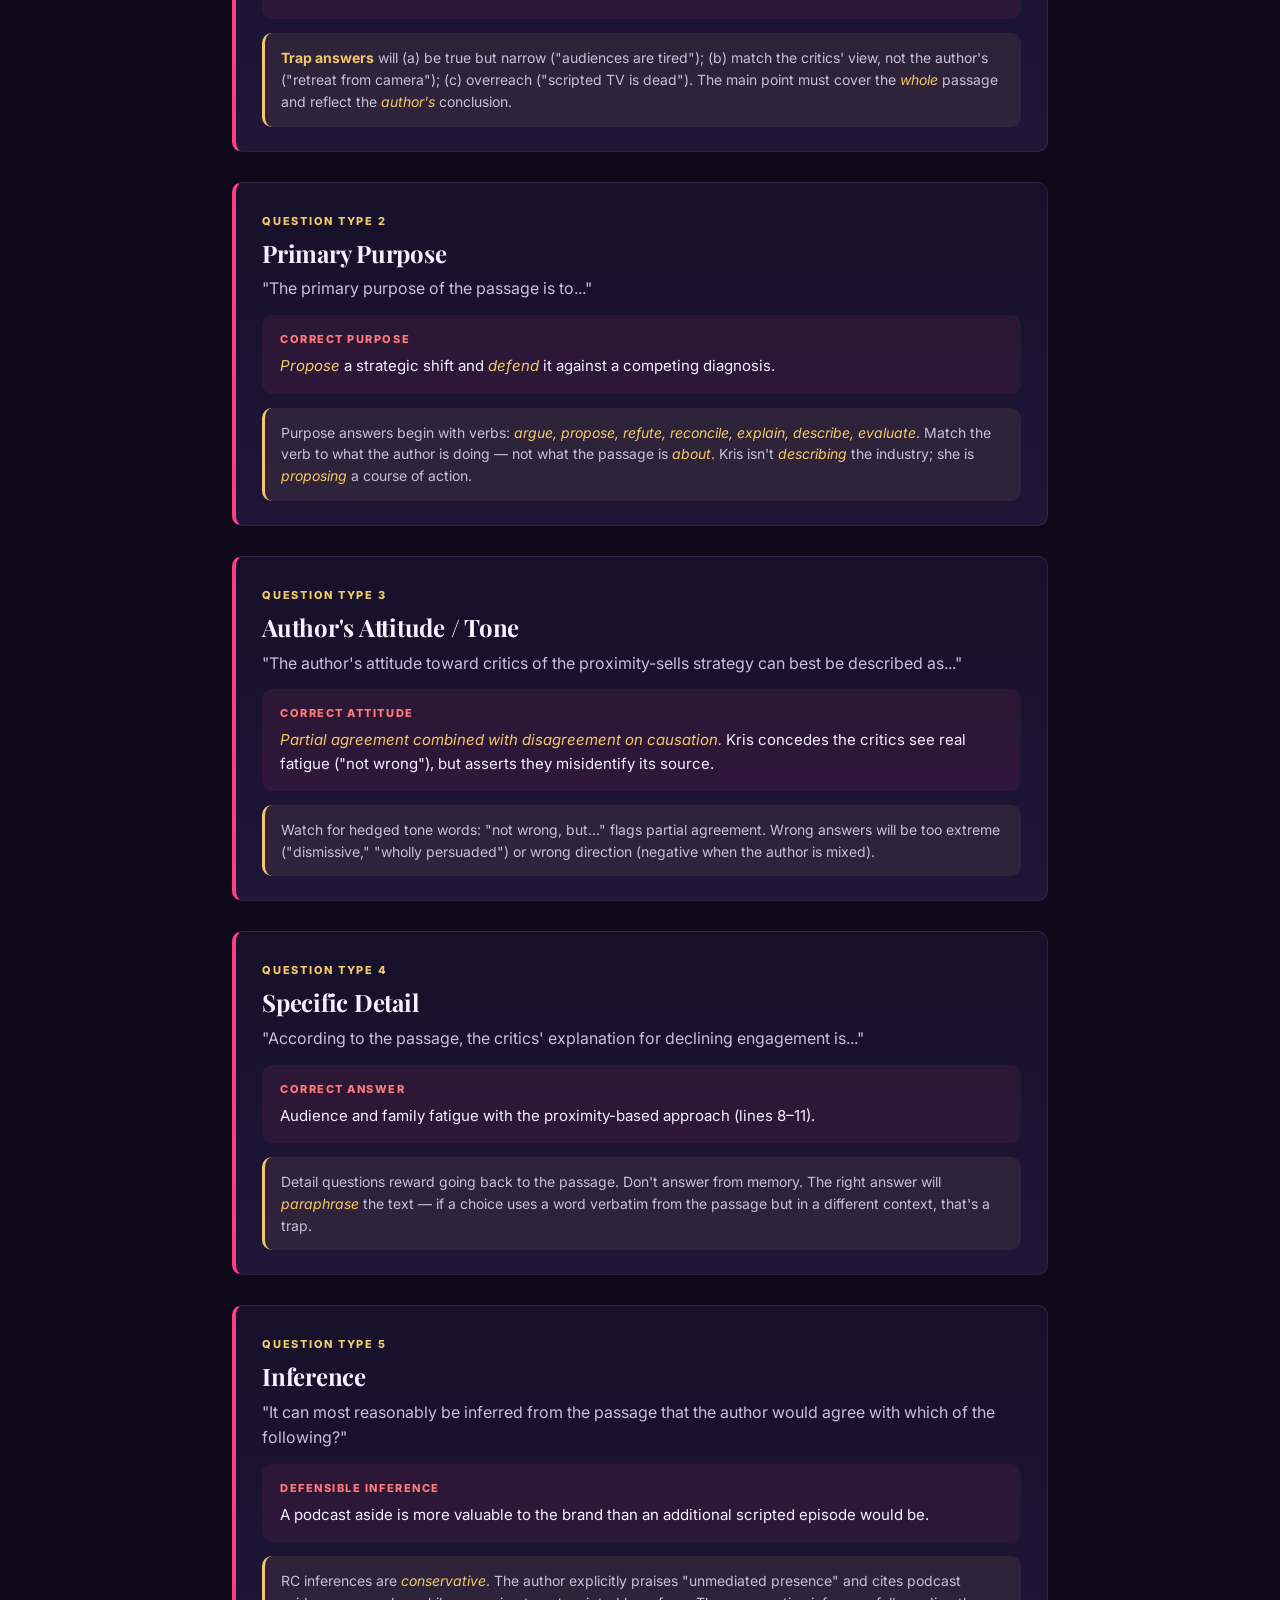
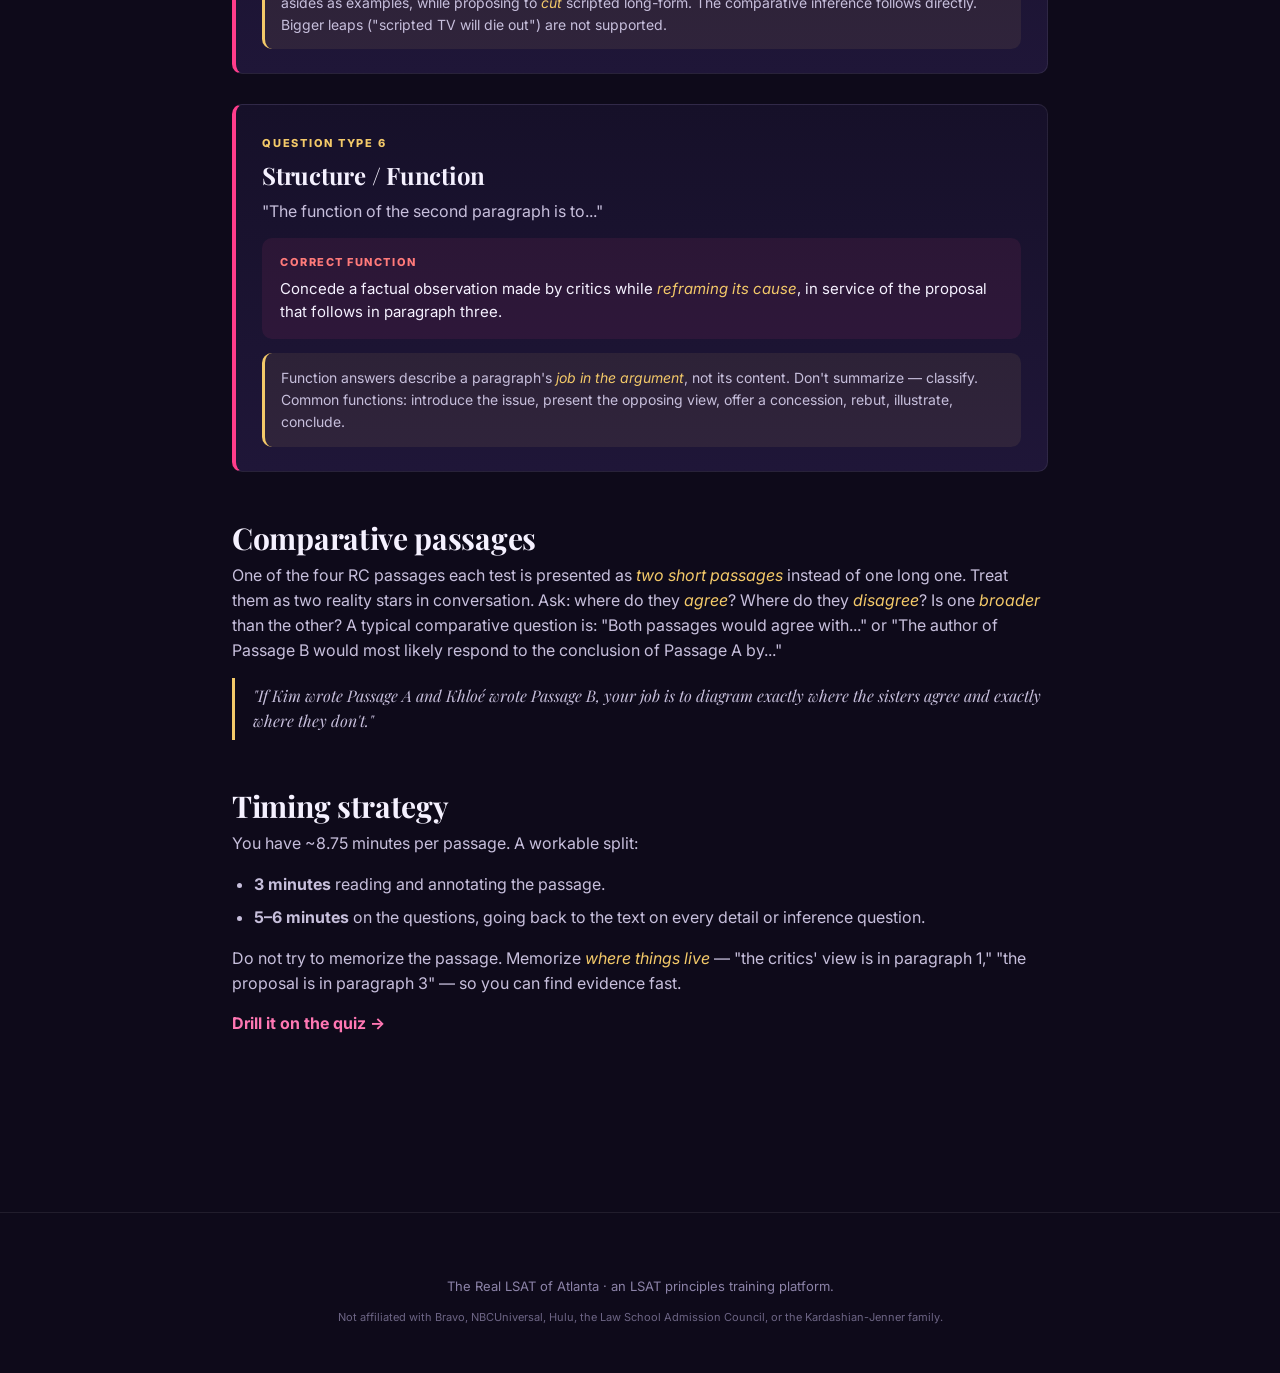
<file: lessons/reading-comprehension.html>
<!DOCTYPE html>
<html lang="en">
<head>
<meta charset="UTF-8" />
<meta name="viewport" content="width=device-width, initial-scale=1.0" />
<title>Reading Comprehension &mdash; The Real LSAT of Atlanta</title>
<link rel="stylesheet" href="../assets/styles.css" />
<link rel="preconnect" href="https://fonts.googleapis.com" />
<link rel="preconnect" href="https://fonts.gstatic.com" crossorigin />
<link href="https://fonts.googleapis.com/css2?family=Playfair+Display:ital,wght@0,700;1,700&family=Inter:wght@400;600;800&display=swap" rel="stylesheet" />
</head>
<body>

<header class="topbar">
  <a href="../index.html" class="brand">
    <span class="peach">&#127825;</span>
    <span class="brand-text">The Real LSAT of Atlanta</span>
  </a>
  <nav class="topnav">
    <a href="logical-reasoning.html">Logical Reasoning</a>
    <a href="reading-comprehension.html">Reading Comp</a>
    <a href="argumentative-writing.html">Writing</a>
    <a href="../training.html">Training</a>
    <a href="../quiz.html" class="cta-link">Take the Quiz</a>
  </nav>
</header>

<article class="lesson">

  <p class="crumb">Module 2 &middot; The Passage &amp; Six Question Types</p>
  <h1>Reading Comprehension</h1>
  <p class="intro">
    One RC section. Four passages. Each one is roughly 450&ndash;500
    words of legal scholarship, science, humanities, or social science,
    followed by 5&ndash;8 questions. The passage we're using today is a
    Kris Jenner business memo. The skills you'll use on it are the same
    skills you'll use on a passage about constitutional law.
  </p>

  <h2>The five things to mark up</h2>
  <p>Before you touch a question, annotate the passage for:</p>
  <ul>
    <li><strong>Main point.</strong> One sentence. What is the author trying to convince me of?</li>
    <li><strong>Author's attitude.</strong> Pro, anti, neutral, mixed? Look for tone words: "unfortunately," "remarkable," "merely."</li>
    <li><strong>Structure.</strong> Each paragraph's <em>function</em>: introduces the issue, presents an objection, rebuts, concludes.</li>
    <li><strong>Viewpoints.</strong> Anyone who is <em>not</em> the author &mdash; "Critics argue," "Some scholars contend."</li>
    <li><strong>Pivot words.</strong> But, however, yet, although, surprisingly. These flag where the argument turns.</li>
  </ul>

  <h2>The Passage</h2>

  <div class="passage">
    <p>
      <span class="line-no">(1)</span>
      To: the family. From: Kris. Re: the next decade.
    </p>
    <p>
      <span class="line-no">(5)</span>
      For nearly twenty years our brand has rested on the premise that
      proximity sells &mdash; that the closer the audience feels to our
      daily lives, the more they will buy, watch, and post. Critics of
      this approach argue it is exhausting, both for the family and the
      audience, and they point to declining engagement on the long-form
      series as evidence of fatigue. Some have urged us to retreat into
      ventures that do not require us to be on camera at all.
    </p>
    <p>
      <span class="line-no">(15)</span>
      The critics are not wrong about the fatigue, but they have
      misdiagnosed its cause. Audiences have not tired of proximity
      itself; they have tired of <em>manufactured</em> proximity &mdash;
      the heavily produced confessional, the storyline plotted in a
      writers' room, the scripted reconciliation. What the data show, in
      contrast, is sustained appetite for the unguarded moment: a
      Sunday-night Instagram story, a podcast aside, a candid response
      to a paparazzi question.
    </p>
    <p>
      <span class="line-no">(25)</span>
      I therefore propose a structural shift. Beginning next quarter,
      the family should reduce its commitment to scripted long-form
      programming by half and reinvest the freed time into platforms
      that reward unmediated presence. This is not a retreat from the
      camera; it is a recommitment to the original proposition, on
      terms the audience now prefers.
    </p>
  </div>

  <h2>The question types &mdash; what each is really asking</h2>

  <!-- 1. Main Point -->
  <div class="concept">
    <span class="label">Question Type 1</span>
    <h3>Main Point</h3>
    <p>
      "Which one of the following most accurately expresses the main
      point of the passage?"
    </p>
    <div class="scene">
      <span class="who">Correct main point</span>
      The family should shift away from heavily produced long-form
      programming and into platforms that reward unmediated presence,
      because audience fatigue is with manufactured proximity rather
      than proximity itself.
    </div>
    <div class="takeaway">
      <strong>Trap answers</strong> will (a) be true but narrow ("audiences
      are tired"); (b) match the critics' view, not the author's
      ("retreat from camera"); (c) overreach ("scripted TV is dead").
      The main point must cover the <em>whole</em> passage and reflect
      the <em>author's</em> conclusion.
    </div>
  </div>

  <!-- 2. Primary Purpose -->
  <div class="concept">
    <span class="label">Question Type 2</span>
    <h3>Primary Purpose</h3>
    <p>
      "The primary purpose of the passage is to..."
    </p>
    <div class="scene">
      <span class="who">Correct purpose</span>
      <em>Propose</em> a strategic shift and <em>defend</em> it against a
      competing diagnosis.
    </div>
    <div class="takeaway">
      Purpose answers begin with verbs: <em>argue, propose, refute,
      reconcile, explain, describe, evaluate</em>. Match the verb to
      what the author is doing &mdash; not what the passage is
      <em>about</em>. Kris isn't <em>describing</em> the industry; she
      is <em>proposing</em> a course of action.
    </div>
  </div>

  <!-- 3. Author's Attitude / Tone -->
  <div class="concept">
    <span class="label">Question Type 3</span>
    <h3>Author's Attitude / Tone</h3>
    <p>
      "The author's attitude toward critics of the proximity-sells
      strategy can best be described as..."
    </p>
    <div class="scene">
      <span class="who">Correct attitude</span>
      <em>Partial agreement combined with disagreement on causation.</em>
      Kris concedes the critics see real fatigue ("not wrong"), but
      asserts they misidentify its source.
    </div>
    <div class="takeaway">
      Watch for hedged tone words: "not wrong, but..." flags partial
      agreement. Wrong answers will be too extreme ("dismissive,"
      "wholly persuaded") or wrong direction (negative when the author
      is mixed).
    </div>
  </div>

  <!-- 4. Specific Detail -->
  <div class="concept">
    <span class="label">Question Type 4</span>
    <h3>Specific Detail</h3>
    <p>
      "According to the passage, the critics' explanation for declining
      engagement is..."
    </p>
    <div class="scene">
      <span class="who">Correct answer</span>
      Audience and family fatigue with the proximity-based approach
      (lines 8&ndash;11).
    </div>
    <div class="takeaway">
      Detail questions reward going back to the passage. Don't answer
      from memory. The right answer will <em>paraphrase</em> the text
      &mdash; if a choice uses a word verbatim from the passage but in a
      different context, that's a trap.
    </div>
  </div>

  <!-- 5. Inference -->
  <div class="concept">
    <span class="label">Question Type 5</span>
    <h3>Inference</h3>
    <p>
      "It can most reasonably be inferred from the passage that the
      author would agree with which of the following?"
    </p>
    <div class="scene">
      <span class="who">Defensible inference</span>
      A podcast aside is more valuable to the brand than an additional
      scripted episode would be.
    </div>
    <div class="takeaway">
      RC inferences are <em>conservative</em>. The author explicitly
      praises "unmediated presence" and cites podcast asides as
      examples, while proposing to <em>cut</em> scripted long-form. The
      comparative inference follows directly. Bigger leaps ("scripted
      TV will die out") are not supported.
    </div>
  </div>

  <!-- 6. Structure / Function -->
  <div class="concept">
    <span class="label">Question Type 6</span>
    <h3>Structure / Function</h3>
    <p>
      "The function of the second paragraph is to..."
    </p>
    <div class="scene">
      <span class="who">Correct function</span>
      Concede a factual observation made by critics while
      <em>reframing its cause</em>, in service of the proposal that
      follows in paragraph three.
    </div>
    <div class="takeaway">
      Function answers describe a paragraph's <em>job in the
      argument</em>, not its content. Don't summarize &mdash; classify.
      Common functions: introduce the issue, present the opposing view,
      offer a concession, rebut, illustrate, conclude.
    </div>
  </div>

  <h2>Comparative passages</h2>
  <p>
    One of the four RC passages each test is presented as <em>two short
    passages</em> instead of one long one. Treat them as two reality
    stars in conversation. Ask: where do they <em>agree</em>? Where do
    they <em>disagree</em>? Is one <em>broader</em> than the other? A
    typical comparative question is: "Both passages would agree
    with..." or "The author of Passage B would most likely respond to
    the conclusion of Passage A by..."
  </p>

  <p class="pull">
    "If Kim wrote Passage A and Khloé wrote Passage B, your job is to
    diagram exactly where the sisters agree and exactly where they
    don't."
  </p>

  <h2>Timing strategy</h2>
  <p>
    You have ~8.75 minutes per passage. A workable split:
  </p>
  <ul>
    <li><strong>3 minutes</strong> reading and annotating the passage.</li>
    <li><strong>5&ndash;6 minutes</strong> on the questions, going back to the text on every detail or inference question.</li>
  </ul>
  <p>
    Do not try to memorize the passage. Memorize <em>where things
    live</em> &mdash; "the critics' view is in paragraph 1," "the
    proposal is in paragraph 3" &mdash; so you can find evidence fast.
  </p>

  <p>
    <a href="../quiz.html" style="font-weight:700;">Drill it on the quiz &rarr;</a>
  </p>

</article>

<footer class="footer">
  <p>The Real LSAT of Atlanta &middot; an LSAT principles training platform.</p>
  <p class="footnote">Not affiliated with Bravo, NBCUniversal, Hulu, the Law School Admission Council, or the Kardashian-Jenner family.</p>
</footer>

<script src="../assets/app.js"></script>
</body>
</html>
</file>
<file: assets/styles.css>
/* The Real LSAT of Atlanta — visual system
   Palette: deep midnight, hot pink/peach, gold accent
   Type: Playfair Display (display) + Inter (body) */

* { box-sizing: border-box; }
html, body { margin: 0; padding: 0; }

:root {
  --bg: #0e0a1a;
  --bg-2: #161029;
  --bg-3: #1f1638;
  --ink: #f5f1ff;
  --ink-dim: #c7bfdc;
  --ink-mute: #8c83a8;
  --peach: #ff7a7a;
  --pink: #ff3d8b;
  --pink-2: #ff77b3;
  --gold: #f3c969;
  --gold-2: #e0a82e;
  --line: rgba(255, 255, 255, 0.08);
  --line-strong: rgba(255, 255, 255, 0.18);
  --shadow: 0 24px 64px rgba(0, 0, 0, 0.45);
  --radius: 18px;
  --radius-sm: 10px;
  --max-w: 1140px;
}

body {
  font-family: 'Inter', -apple-system, BlinkMacSystemFont, 'Segoe UI', sans-serif;
  color: var(--ink);
  background:
    radial-gradient(1200px 600px at 80% -10%, rgba(255, 61, 139, 0.18), transparent 60%),
    radial-gradient(900px 500px at -10% 20%, rgba(243, 201, 105, 0.10), transparent 60%),
    var(--bg);
  line-height: 1.55;
  -webkit-font-smoothing: antialiased;
}

a { color: var(--pink-2); text-decoration: none; }
a:hover { color: var(--gold); }

h1, h2, h3, h4 {
  font-family: 'Playfair Display', Georgia, serif;
  font-weight: 700;
  letter-spacing: -0.01em;
  line-height: 1.12;
}

em { color: var(--gold); font-style: italic; }

/* ---------- Topbar ---------- */
.topbar {
  position: sticky;
  top: 0;
  z-index: 30;
  display: flex;
  align-items: center;
  justify-content: space-between;
  padding: 18px 32px;
  background: rgba(14, 10, 26, 0.78);
  backdrop-filter: saturate(140%) blur(14px);
  -webkit-backdrop-filter: saturate(140%) blur(14px);
  border-bottom: 1px solid var(--line);
}

.brand {
  display: flex;
  align-items: center;
  gap: 10px;
  color: var(--ink);
  font-weight: 800;
  letter-spacing: 0.01em;
}
.brand:hover { color: var(--ink); }
.brand .peach { font-size: 22px; }
.brand-text { font-size: 16px; }

.topnav {
  display: flex;
  gap: 22px;
  align-items: center;
}
.topnav a {
  color: var(--ink-dim);
  font-size: 14px;
  font-weight: 600;
  padding: 8px 0;
}
.topnav a:hover { color: var(--ink); }
.topnav a.cta-link {
  background: linear-gradient(135deg, var(--pink), var(--peach));
  color: #1a0a14;
  padding: 9px 16px;
  border-radius: 999px;
}
.topnav a.cta-link:hover { color: #1a0a14; filter: brightness(1.08); }

/* ---------- Hero ---------- */
.hero {
  padding: 90px 32px 70px;
  text-align: center;
}
.hero-inner {
  max-width: 880px;
  margin: 0 auto;
}
.kicker {
  text-transform: uppercase;
  letter-spacing: 0.18em;
  font-size: 12px;
  font-weight: 800;
  color: var(--gold);
  margin: 0 0 18px;
}
.hero h1 {
  font-size: clamp(40px, 7vw, 78px);
  margin: 0 0 22px;
  background: linear-gradient(135deg, #ffffff 0%, var(--pink-2) 55%, var(--gold) 100%);
  -webkit-background-clip: text;
  background-clip: text;
  color: transparent;
}
.lede {
  font-size: 18px;
  color: var(--ink-dim);
  max-width: 640px;
  margin: 0 auto 32px;
}

.hero-cta {
  display: flex;
  gap: 12px;
  justify-content: center;
  flex-wrap: wrap;
  margin-bottom: 28px;
}

.btn {
  display: inline-block;
  padding: 13px 22px;
  border-radius: 999px;
  font-weight: 700;
  font-size: 14px;
  letter-spacing: 0.02em;
  border: 1px solid transparent;
  cursor: pointer;
  transition: transform 0.15s ease, filter 0.15s ease, background 0.2s ease;
}
.btn.primary {
  background: linear-gradient(135deg, var(--pink), var(--peach));
  color: #1a0a14;
}
.btn.primary:hover { filter: brightness(1.08); transform: translateY(-1px); color: #1a0a14; }
.btn.ghost {
  background: transparent;
  color: var(--ink);
  border-color: var(--line-strong);
}
.btn.ghost:hover { background: rgba(255, 255, 255, 0.06); color: var(--ink); }

.hero-badges {
  display: flex;
  gap: 10px;
  justify-content: center;
  flex-wrap: wrap;
  margin-top: 14px;
}
.hero-badges span {
  font-size: 12px;
  color: var(--ink-mute);
  padding: 6px 12px;
  border: 1px solid var(--line);
  border-radius: 999px;
}

/* ---------- Section frame ---------- */
.section {
  max-width: var(--max-w);
  margin: 0 auto;
  padding: 70px 32px;
}
.section.alt {
  background: linear-gradient(180deg, transparent, rgba(255, 61, 139, 0.05), transparent);
  max-width: none;
  padding-left: max(32px, calc((100% - var(--max-w)) / 2));
  padding-right: max(32px, calc((100% - var(--max-w)) / 2));
}
.section-title {
  font-size: clamp(28px, 4vw, 42px);
  margin: 0 0 8px;
}
.section-sub {
  color: var(--ink-dim);
  margin: 0 0 36px;
  font-size: 16px;
}

/* ---------- Card grid ---------- */
.card-grid {
  display: grid;
  gap: 22px;
  grid-template-columns: repeat(auto-fit, minmax(280px, 1fr));
}
.card {
  display: block;
  padding: 28px 26px;
  background: linear-gradient(180deg, var(--bg-2), var(--bg-3));
  border: 1px solid var(--line);
  border-radius: var(--radius);
  color: var(--ink);
  transition: transform 0.2s ease, border-color 0.2s ease, box-shadow 0.2s ease;
}
.card:hover {
  transform: translateY(-3px);
  border-color: rgba(255, 61, 139, 0.5);
  box-shadow: var(--shadow);
  color: var(--ink);
}
.card-tag {
  display: inline-block;
  font-size: 11px;
  letter-spacing: 0.15em;
  text-transform: uppercase;
  color: var(--gold);
  margin-bottom: 12px;
  font-weight: 800;
}
.card h3 {
  font-size: 26px;
  margin: 0 0 10px;
}
.card p { color: var(--ink-dim); margin: 0 0 16px; font-size: 15px; }
.mini-list {
  list-style: none;
  padding: 0;
  margin: 0 0 18px;
  color: var(--ink-mute);
  font-size: 13px;
}
.mini-list li {
  padding: 4px 0;
  border-top: 1px dashed var(--line);
}
.mini-list li:first-child { border-top: 0; }
.card-link { color: var(--pink-2); font-weight: 700; font-size: 14px; }

/* ---------- Why grid ---------- */
.why-grid {
  display: grid;
  gap: 20px;
  grid-template-columns: repeat(auto-fit, minmax(260px, 1fr));
}
.why {
  padding: 26px;
  background: rgba(255, 255, 255, 0.02);
  border: 1px solid var(--line);
  border-radius: var(--radius);
}
.why-num {
  font-family: 'Playfair Display', serif;
  font-size: 38px;
  color: var(--gold);
  line-height: 1;
  margin-bottom: 8px;
}
.why h4 { margin: 0 0 8px; font-size: 20px; }
.why p { color: var(--ink-dim); margin: 0; font-size: 14px; }

/* ---------- Drill component ---------- */
.drill {
  background: linear-gradient(180deg, var(--bg-2), var(--bg-3));
  border: 1px solid var(--line);
  border-radius: var(--radius);
  padding: 32px;
  max-width: 820px;
  margin: 0 auto;
}
.drill-tag {
  display: inline-block;
  font-size: 11px;
  letter-spacing: 0.18em;
  text-transform: uppercase;
  color: var(--peach);
  font-weight: 800;
  margin-bottom: 16px;
}
.drill-stimulus, .drill-question {
  color: var(--ink-dim);
  font-size: 16px;
  margin: 0 0 18px;
}
.drill-stimulus strong, .drill-question strong { color: var(--ink); }

.drill-choices {
  margin: 0 0 22px;
  padding-left: 22px;
  color: var(--ink-dim);
}
.drill-choices li {
  padding: 6px 0;
  font-size: 15px;
}
.drill-choices li.correct-reveal {
  color: var(--gold);
  font-weight: 700;
}

.reveal-btn { margin-bottom: 14px; }

.drill-answer {
  margin-top: 18px;
  padding: 20px 22px;
  background: rgba(243, 201, 105, 0.08);
  border-left: 3px solid var(--gold);
  border-radius: var(--radius-sm);
  color: var(--ink-dim);
  font-size: 15px;
}
.drill-answer p { margin: 0 0 10px; }
.drill-answer p:last-child { margin: 0; }
.drill-answer strong { color: var(--gold); }

.hidden { display: none; }

/* ---------- Lesson page layout ---------- */
.lesson {
  max-width: 880px;
  margin: 0 auto;
  padding: 70px 32px 100px;
}
.lesson .crumb {
  font-size: 12px;
  color: var(--ink-mute);
  letter-spacing: 0.14em;
  text-transform: uppercase;
  margin-bottom: 12px;
}
.lesson h1 {
  font-size: clamp(36px, 5vw, 56px);
  margin: 0 0 16px;
  background: linear-gradient(135deg, #ffffff 0%, var(--pink-2) 70%, var(--gold) 100%);
  -webkit-background-clip: text;
  background-clip: text;
  color: transparent;
}
.lesson .intro {
  font-size: 18px;
  color: var(--ink-dim);
  margin: 0 0 40px;
}

.lesson h2 {
  font-size: 30px;
  margin: 50px 0 8px;
  color: var(--ink);
}
.lesson h3 {
  font-size: 22px;
  margin: 28px 0 8px;
  color: var(--ink);
}
.lesson p { color: var(--ink-dim); margin: 0 0 16px; font-size: 16px; }
.lesson p strong { color: var(--ink); }
.lesson ul, .lesson ol {
  color: var(--ink-dim);
  padding-left: 22px;
  margin: 0 0 16px;
}
.lesson li { margin-bottom: 8px; }

/* Concept block — pairs LSAT term with reality-TV example */
.concept {
  background: linear-gradient(180deg, var(--bg-2), var(--bg-3));
  border: 1px solid var(--line);
  border-left: 4px solid var(--pink);
  border-radius: var(--radius-sm);
  padding: 24px 26px;
  margin: 24px 0 30px;
}
.concept .label {
  display: inline-block;
  font-size: 11px;
  letter-spacing: 0.16em;
  text-transform: uppercase;
  color: var(--gold);
  font-weight: 800;
  margin-bottom: 10px;
}
.concept h3 { margin: 0 0 10px; font-size: 24px; }
.concept p { color: var(--ink-dim); margin: 0 0 12px; }
.concept p:last-child { margin: 0; }
.concept .scene {
  margin-top: 14px;
  padding: 16px 18px;
  background: rgba(255, 61, 139, 0.08);
  border-radius: var(--radius-sm);
  font-size: 15px;
  color: var(--ink);
}
.concept .scene .who {
  color: var(--peach);
  font-weight: 800;
  text-transform: uppercase;
  font-size: 11px;
  letter-spacing: 0.14em;
  margin-bottom: 6px;
  display: block;
}
.concept .takeaway {
  margin-top: 14px;
  padding: 14px 16px;
  background: rgba(243, 201, 105, 0.08);
  border-left: 3px solid var(--gold);
  border-radius: var(--radius-sm);
  font-size: 14px;
  color: var(--ink-dim);
}
.concept .takeaway strong { color: var(--gold); }

/* Passage block (Reading Comp) */
.passage {
  background: rgba(255, 255, 255, 0.03);
  border: 1px solid var(--line);
  border-radius: var(--radius-sm);
  padding: 22px 24px;
  margin: 18px 0 28px;
  font-family: 'Inter', sans-serif;
  font-size: 15px;
  color: var(--ink-dim);
  line-height: 1.7;
}
.passage p { margin: 0 0 14px; color: var(--ink-dim); }
.passage p:last-child { margin: 0; }
.passage .line-no {
  color: var(--ink-mute);
  font-size: 11px;
  margin-right: 8px;
}

/* Pull quote */
.pull {
  border-left: 3px solid var(--gold);
  padding: 6px 0 6px 18px;
  color: var(--ink);
  font-family: 'Playfair Display', serif;
  font-style: italic;
  font-size: 20px;
  margin: 26px 0;
}

/* Quiz */
.quiz-q {
  background: linear-gradient(180deg, var(--bg-2), var(--bg-3));
  border: 1px solid var(--line);
  border-radius: var(--radius);
  padding: 28px;
  margin: 22px 0;
}
.quiz-q .qnum {
  font-size: 11px;
  letter-spacing: 0.18em;
  text-transform: uppercase;
  color: var(--gold);
  font-weight: 800;
  margin-bottom: 12px;
}
.quiz-q .stem { color: var(--ink); margin: 0 0 12px; font-size: 16px; }
.quiz-q .stem em { color: var(--gold); }
.quiz-q .qstem { color: var(--ink); font-weight: 700; margin: 0 0 14px; }
.quiz-choices {
  list-style: none;
  padding: 0;
  margin: 0 0 18px;
  counter-reset: choice;
}
.quiz-choices li {
  counter-increment: choice;
  padding: 12px 14px 12px 44px;
  position: relative;
  border: 1px solid var(--line);
  border-radius: var(--radius-sm);
  margin-bottom: 8px;
  cursor: pointer;
  font-size: 15px;
  color: var(--ink-dim);
  transition: border-color 0.15s, background 0.15s;
}
.quiz-choices li::before {
  content: counter(choice, upper-alpha);
  position: absolute;
  left: 14px;
  top: 50%;
  transform: translateY(-50%);
  width: 22px;
  height: 22px;
  display: flex;
  align-items: center;
  justify-content: center;
  border-radius: 50%;
  border: 1px solid var(--line-strong);
  color: var(--ink-mute);
  font-size: 11px;
  font-weight: 700;
}
.quiz-choices li:hover {
  border-color: var(--pink-2);
  background: rgba(255, 119, 179, 0.06);
}
.quiz-choices li.selected {
  border-color: var(--pink);
  background: rgba(255, 61, 139, 0.08);
  color: var(--ink);
}
.quiz-choices li.correct {
  border-color: var(--gold);
  background: rgba(243, 201, 105, 0.10);
  color: var(--gold);
}
.quiz-choices li.correct::before {
  border-color: var(--gold);
  background: var(--gold);
  color: #1a0a14;
}
.quiz-choices li.incorrect {
  border-color: #ff5b6e;
  background: rgba(255, 91, 110, 0.08);
  color: #ffb1b8;
}
.quiz-explain {
  display: none;
  padding: 16px 18px;
  background: rgba(243, 201, 105, 0.08);
  border-left: 3px solid var(--gold);
  border-radius: var(--radius-sm);
  font-size: 14px;
  color: var(--ink-dim);
}
.quiz-explain strong { color: var(--gold); }
.quiz-explain.show { display: block; }

.quiz-score {
  position: sticky;
  bottom: 18px;
  max-width: 820px;
  margin: 30px auto 0;
  padding: 16px 20px;
  background: rgba(14, 10, 26, 0.9);
  backdrop-filter: blur(10px);
  border: 1px solid var(--line-strong);
  border-radius: 999px;
  display: flex;
  align-items: center;
  justify-content: space-between;
  font-size: 14px;
  color: var(--ink);
}
.quiz-score .score-num { color: var(--gold); font-weight: 800; }

/* ---------- Wrong Answer Journal ---------- */
.journal {
  margin: 60px 0 20px;
  padding: 32px 30px;
  background: linear-gradient(180deg, rgba(255, 61, 139, 0.06), rgba(243, 201, 105, 0.04));
  border: 1px solid var(--line);
  border-radius: var(--radius);
  scroll-margin-top: 90px;
}
.journal-head {
  display: flex;
  align-items: flex-start;
  justify-content: space-between;
  gap: 20px;
  margin-bottom: 22px;
  flex-wrap: wrap;
}
.journal-title {
  margin: 0 0 6px;
  font-size: 28px;
  background: linear-gradient(135deg, #ffffff, var(--pink-2) 60%, var(--gold));
  -webkit-background-clip: text;
  background-clip: text;
  color: transparent;
}
.journal-sub {
  margin: 0;
  color: var(--ink-dim);
  font-size: 14px;
  max-width: 540px;
}
.journal-clear {
  flex-shrink: 0;
  padding: 9px 16px;
  font-size: 12px;
}

.journal-entries {
  display: flex;
  flex-direction: column;
  gap: 18px;
}

.journal-empty {
  color: var(--ink-mute);
  font-style: italic;
  font-size: 14px;
  margin: 0;
  padding: 16px 0;
  text-align: center;
}

.journal-entry {
  padding: 22px 24px;
  background: var(--bg-2);
  border: 1px solid var(--line);
  border-left: 4px solid var(--peach);
  border-radius: var(--radius-sm);
  animation: journal-pop 0.32s ease-out;
}
@keyframes journal-pop {
  from { transform: translateY(6px); opacity: 0; }
  to   { transform: translateY(0);   opacity: 1; }
}

.journal-entry-head {
  display: flex;
  justify-content: space-between;
  align-items: center;
  gap: 12px;
  margin-bottom: 12px;
  flex-wrap: wrap;
}
.journal-entry-tag {
  font-size: 11px;
  letter-spacing: 0.16em;
  text-transform: uppercase;
  color: var(--peach);
  font-weight: 800;
}
.journal-entry-num {
  font-size: 12px;
  color: var(--ink-mute);
  font-weight: 600;
}
.journal-stem {
  margin: 0 0 14px;
  font-size: 14px;
  color: var(--ink-dim);
  line-height: 1.55;
  padding: 12px 14px;
  background: rgba(255, 255, 255, 0.02);
  border-radius: var(--radius-sm);
  font-style: italic;
}
.journal-row {
  margin: 0 0 12px;
  font-size: 14px;
  color: var(--ink);
}
.journal-row .row-label {
  display: inline-block;
  font-size: 11px;
  letter-spacing: 0.14em;
  text-transform: uppercase;
  font-weight: 800;
  margin-right: 8px;
}
.journal-row.you .row-label { color: #ff9aa6; }
.journal-row.right .row-label { color: var(--gold); }
.journal-row .choice-letter {
  display: inline-block;
  width: 20px;
  height: 20px;
  border-radius: 50%;
  text-align: center;
  line-height: 20px;
  font-size: 11px;
  font-weight: 800;
  margin-right: 6px;
  vertical-align: middle;
}
.journal-row.you .choice-letter { background: rgba(255, 91, 110, 0.2); color: #ffb1b8; }
.journal-row.right .choice-letter { background: var(--gold); color: #1a0a14; }

.journal-trap, .journal-why-right {
  margin-top: 10px;
  padding: 14px 16px;
  border-radius: var(--radius-sm);
  font-size: 14px;
  line-height: 1.6;
  color: var(--ink-dim);
}
.journal-trap {
  background: rgba(255, 91, 110, 0.08);
  border-left: 3px solid #ff5b6e;
}
.journal-trap strong { color: #ff9aa6; }
.journal-why-right {
  background: rgba(243, 201, 105, 0.08);
  border-left: 3px solid var(--gold);
}
.journal-why-right strong { color: var(--gold); }
.journal-section-label {
  display: block;
  font-size: 10px;
  letter-spacing: 0.18em;
  text-transform: uppercase;
  font-weight: 800;
  margin-bottom: 6px;
  opacity: 0.85;
}
.journal-trap .journal-section-label { color: #ff9aa6; }
.journal-why-right .journal-section-label { color: var(--gold); }

/* ============================================================
   Training Arena
   ============================================================ */

.training-tabs {
  display: grid;
  grid-template-columns: repeat(auto-fit, minmax(220px, 1fr));
  gap: 12px;
  margin: 30px 0 40px;
}
.training-tab {
  text-align: left;
  background: linear-gradient(180deg, var(--bg-2), var(--bg-3));
  border: 1px solid var(--line);
  border-radius: var(--radius-sm);
  padding: 18px 20px;
  cursor: pointer;
  color: var(--ink);
  font-family: inherit;
  transition: border-color 0.15s, transform 0.15s, background 0.15s;
  display: flex;
  flex-direction: column;
  gap: 4px;
}
.training-tab:hover {
  border-color: var(--pink-2);
  transform: translateY(-1px);
}
.training-tab.is-active {
  border-color: var(--pink);
  background: linear-gradient(180deg, rgba(255, 61, 139, 0.18), rgba(243, 201, 105, 0.06));
}
.training-tab .tab-num {
  font-family: 'Playfair Display', serif;
  font-size: 14px;
  color: var(--gold);
  letter-spacing: 0.1em;
}
.training-tab .tab-label {
  font-size: 18px;
  font-weight: 800;
  color: var(--ink);
}
.training-tab .tab-sub {
  font-size: 12px;
  color: var(--ink-mute);
}

.training-panel {
  margin-top: 10px;
}
.panel-intro {
  color: var(--ink-dim);
  margin: 0 0 22px;
  font-size: 15px;
  max-width: 720px;
}

/* Concept chips */
.concept-chips {
  display: flex;
  flex-wrap: wrap;
  gap: 10px;
  margin-bottom: 28px;
}
.concept-chip {
  background: transparent;
  border: 1px solid var(--line-strong);
  color: var(--ink-dim);
  padding: 10px 16px;
  font-size: 13px;
  font-weight: 700;
  font-family: inherit;
  border-radius: 999px;
  cursor: pointer;
  transition: border-color 0.15s, background 0.15s, color 0.15s;
}
.concept-chip:hover {
  border-color: var(--pink-2);
  color: var(--ink);
}
.concept-chip.is-active {
  background: linear-gradient(135deg, var(--pink), var(--peach));
  color: #1a0a14;
  border-color: transparent;
}

/* Drill card (shared by all 3 modes) */
.drill-area { min-height: 100px; }
.drill-empty {
  color: var(--ink-mute);
  font-style: italic;
  text-align: center;
  padding: 30px 0;
}
.drill-card {
  background: linear-gradient(180deg, var(--bg-2), var(--bg-3));
  border: 1px solid var(--line);
  border-radius: var(--radius);
  padding: 28px 30px;
}
.drill-card-head {
  display: flex;
  align-items: center;
  justify-content: space-between;
  gap: 12px;
  flex-wrap: wrap;
  margin-bottom: 14px;
}
.drill-card-tag {
  font-size: 11px;
  letter-spacing: 0.16em;
  text-transform: uppercase;
  color: var(--gold);
  font-weight: 800;
}
.drill-card-progress {
  font-size: 12px;
  color: var(--ink-mute);
}
.drill-score { color: var(--gold); font-weight: 700; }
.drill-blurb {
  color: var(--ink-dim);
  font-size: 14px;
  margin: 0 0 16px;
  padding: 12px 14px;
  background: rgba(255, 255, 255, 0.03);
  border-radius: var(--radius-sm);
  border-left: 3px solid var(--peach);
}
.drill-blurb em { color: var(--gold); }
.drill-blurb strong { color: var(--ink); }
.drill-stimulus, .drill-question {
  color: var(--ink-dim);
  font-size: 15px;
  margin: 0 0 14px;
}
.drill-stimulus strong, .drill-question strong { color: var(--ink); }
.drill-question { font-weight: 600; color: var(--ink); }

.choice-list {
  list-style: none;
  padding: 0;
  margin: 0 0 18px;
  counter-reset: choice;
}
.choice-list li {
  counter-increment: choice;
  position: relative;
  padding: 12px 14px 12px 44px;
  border: 1px solid var(--line);
  border-radius: var(--radius-sm);
  margin-bottom: 8px;
  cursor: pointer;
  font-size: 14px;
  color: var(--ink-dim);
  transition: border-color 0.15s, background 0.15s;
}
.choice-list li::before {
  content: counter(choice, upper-alpha);
  position: absolute;
  left: 14px;
  top: 50%;
  transform: translateY(-50%);
  width: 22px;
  height: 22px;
  display: flex;
  align-items: center;
  justify-content: center;
  border-radius: 50%;
  border: 1px solid var(--line-strong);
  color: var(--ink-mute);
  font-size: 11px;
  font-weight: 700;
}
.choice-list li:hover {
  border-color: var(--pink-2);
  background: rgba(255, 119, 179, 0.06);
}
.choice-list li.is-correct {
  border-color: var(--gold);
  background: rgba(243, 201, 105, 0.10);
  color: var(--gold);
}
.choice-list li.is-correct::before {
  border-color: var(--gold);
  background: var(--gold);
  color: #1a0a14;
}
.choice-list li.is-incorrect {
  border-color: #ff5b6e;
  background: rgba(255, 91, 110, 0.08);
  color: #ffb1b8;
}

.drill-feedback {
  margin-top: 6px;
}
.drill-feedback-inner {
  padding: 16px 18px;
  border-radius: var(--radius-sm);
  font-size: 14px;
  color: var(--ink-dim);
  line-height: 1.6;
}
.drill-feedback-inner.right {
  background: rgba(243, 201, 105, 0.08);
  border-left: 3px solid var(--gold);
}
.drill-feedback-inner.wrong {
  background: rgba(255, 91, 110, 0.08);
  border-left: 3px solid #ff5b6e;
}
.drill-feedback-label {
  display: block;
  font-size: 11px;
  letter-spacing: 0.16em;
  text-transform: uppercase;
  font-weight: 800;
  margin-bottom: 8px;
}
.drill-feedback-inner.right .drill-feedback-label { color: var(--gold); }
.drill-feedback-inner.wrong .drill-feedback-label { color: #ff9aa6; }
.drill-feedback-inner p { margin: 0 0 10px; }
.drill-feedback-inner p:last-child { margin: 0; }
.drill-feedback-correct {
  margin-top: 8px;
  padding-top: 10px;
  border-top: 1px dashed var(--line);
}
.drill-feedback-correct strong { color: var(--gold); }

.drill-actions {
  display: flex;
  gap: 10px;
  justify-content: flex-end;
  margin-top: 18px;
  flex-wrap: wrap;
}
.drill-next { font-size: 13px; padding: 10px 18px; }

.drill-complete-title {
  font-family: 'Playfair Display', serif;
  font-size: 28px;
  margin: 6px 0 4px;
  background: linear-gradient(135deg, #ffffff, var(--pink-2), var(--gold));
  -webkit-background-clip: text;
  background-clip: text;
  color: transparent;
}
.drill-complete-pct {
  color: var(--ink-dim);
  margin: 0 0 16px;
}

/* Trap Spotter specific */
.trap-answer-label {
  font-size: 11px;
  letter-spacing: 0.16em;
  text-transform: uppercase;
  color: #ff9aa6;
  font-weight: 800;
  margin: 14px 0 8px;
}
.trap-answer {
  background: rgba(255, 91, 110, 0.06);
  border-left: 3px solid #ff5b6e;
  padding: 12px 14px;
  border-radius: var(--radius-sm);
  color: var(--ink);
  font-size: 14px;
  margin: 0 0 22px;
}
.trap-options {
  display: grid;
  grid-template-columns: repeat(auto-fit, minmax(220px, 1fr));
  gap: 10px;
  margin-bottom: 18px;
}
.trap-option {
  background: transparent;
  border: 1px solid var(--line-strong);
  border-radius: var(--radius-sm);
  padding: 14px 16px;
  text-align: left;
  font-family: inherit;
  cursor: pointer;
  color: var(--ink-dim);
  display: flex;
  flex-direction: column;
  gap: 4px;
  transition: border-color 0.15s, background 0.15s;
}
.trap-option:hover:not([disabled]) {
  border-color: var(--pink-2);
  background: rgba(255, 119, 179, 0.06);
}
.trap-option[disabled] { cursor: default; opacity: 0.85; }
.trap-option-name {
  font-size: 14px;
  font-weight: 800;
  color: var(--ink);
}
.trap-option-desc {
  font-size: 12px;
  color: var(--ink-mute);
}
.trap-option.is-correct {
  border-color: var(--gold);
  background: rgba(243, 201, 105, 0.10);
}
.trap-option.is-correct .trap-option-name { color: var(--gold); }
.trap-option.is-incorrect {
  border-color: #ff5b6e;
  background: rgba(255, 91, 110, 0.08);
}
.trap-option.is-incorrect .trap-option-name { color: #ffb1b8; }

/* Find the Conclusion specific */
.conclusion-sentences {
  display: flex;
  flex-direction: column;
  gap: 10px;
  margin-bottom: 18px;
}
.conclusion-sentence {
  text-align: left;
  background: rgba(255, 255, 255, 0.03);
  border: 1px solid var(--line);
  border-radius: var(--radius-sm);
  padding: 14px 16px;
  font-family: inherit;
  font-size: 15px;
  color: var(--ink);
  cursor: pointer;
  transition: border-color 0.15s, background 0.15s;
  line-height: 1.55;
}
.conclusion-sentence:hover:not([disabled]) {
  border-color: var(--pink-2);
  background: rgba(255, 119, 179, 0.06);
}
.conclusion-sentence[disabled] { cursor: default; }

/* Role-coded reveals */
.conclusion-sentence.role-conclusion {
  border-color: var(--gold);
  background: rgba(243, 201, 105, 0.12);
  color: var(--gold);
}
.conclusion-sentence.role-premise {
  border-color: var(--pink-2);
  background: rgba(255, 119, 179, 0.10);
  color: #ffd0e3;
}
.conclusion-sentence.role-counterpoint,
.conclusion-sentence.role-qualifier {
  border-color: var(--line-strong);
  color: var(--ink-mute);
  font-style: italic;
}
.conclusion-sentence.picked {
  outline: 2px solid rgba(255, 255, 255, 0.35);
  outline-offset: 2px;
}
.role-legend {
  margin-top: 12px;
  padding-top: 10px;
  border-top: 1px dashed var(--line);
  font-size: 13px;
  color: var(--ink-mute);
}
.role-legend strong { color: var(--ink-dim); }

/* Footer */
.footer {
  text-align: center;
  padding: 50px 24px 36px;
  color: var(--ink-mute);
  font-size: 13px;
  border-top: 1px solid var(--line);
  margin-top: 60px;
}
.footnote {
  font-size: 11px;
  color: var(--ink-mute);
  opacity: 0.75;
  margin-top: 8px;
}

/* Mobile */
@media (max-width: 720px) {
  .topbar { padding: 14px 18px; }
  .topnav { gap: 12px; }
  .topnav a { font-size: 13px; }
  .topnav a:not(.cta-link) { display: none; }
  .hero { padding: 60px 22px 50px; }
  .section { padding: 50px 22px; }
  .drill, .lesson { padding-left: 22px; padding-right: 22px; }
  .quiz-q { padding: 22px 20px; }
  .quiz-choices li { padding-left: 40px; }
}
</file>
